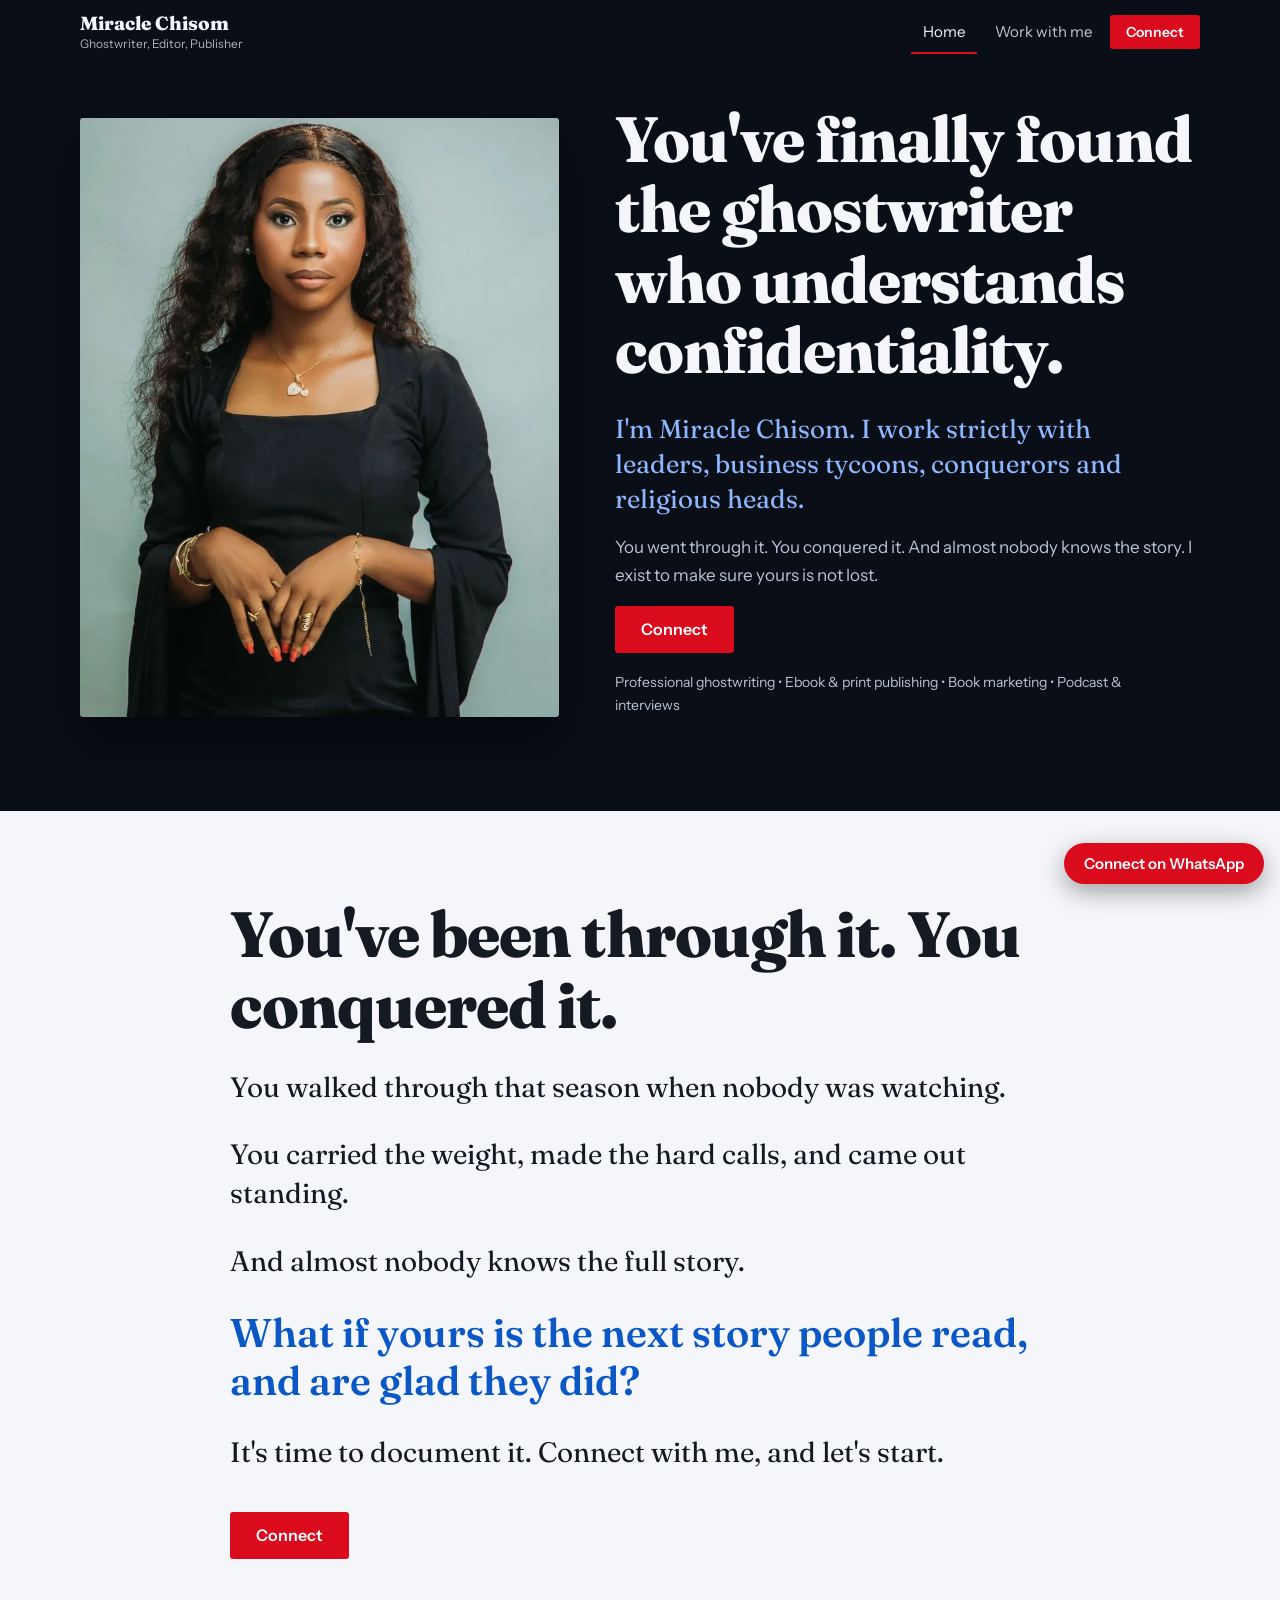
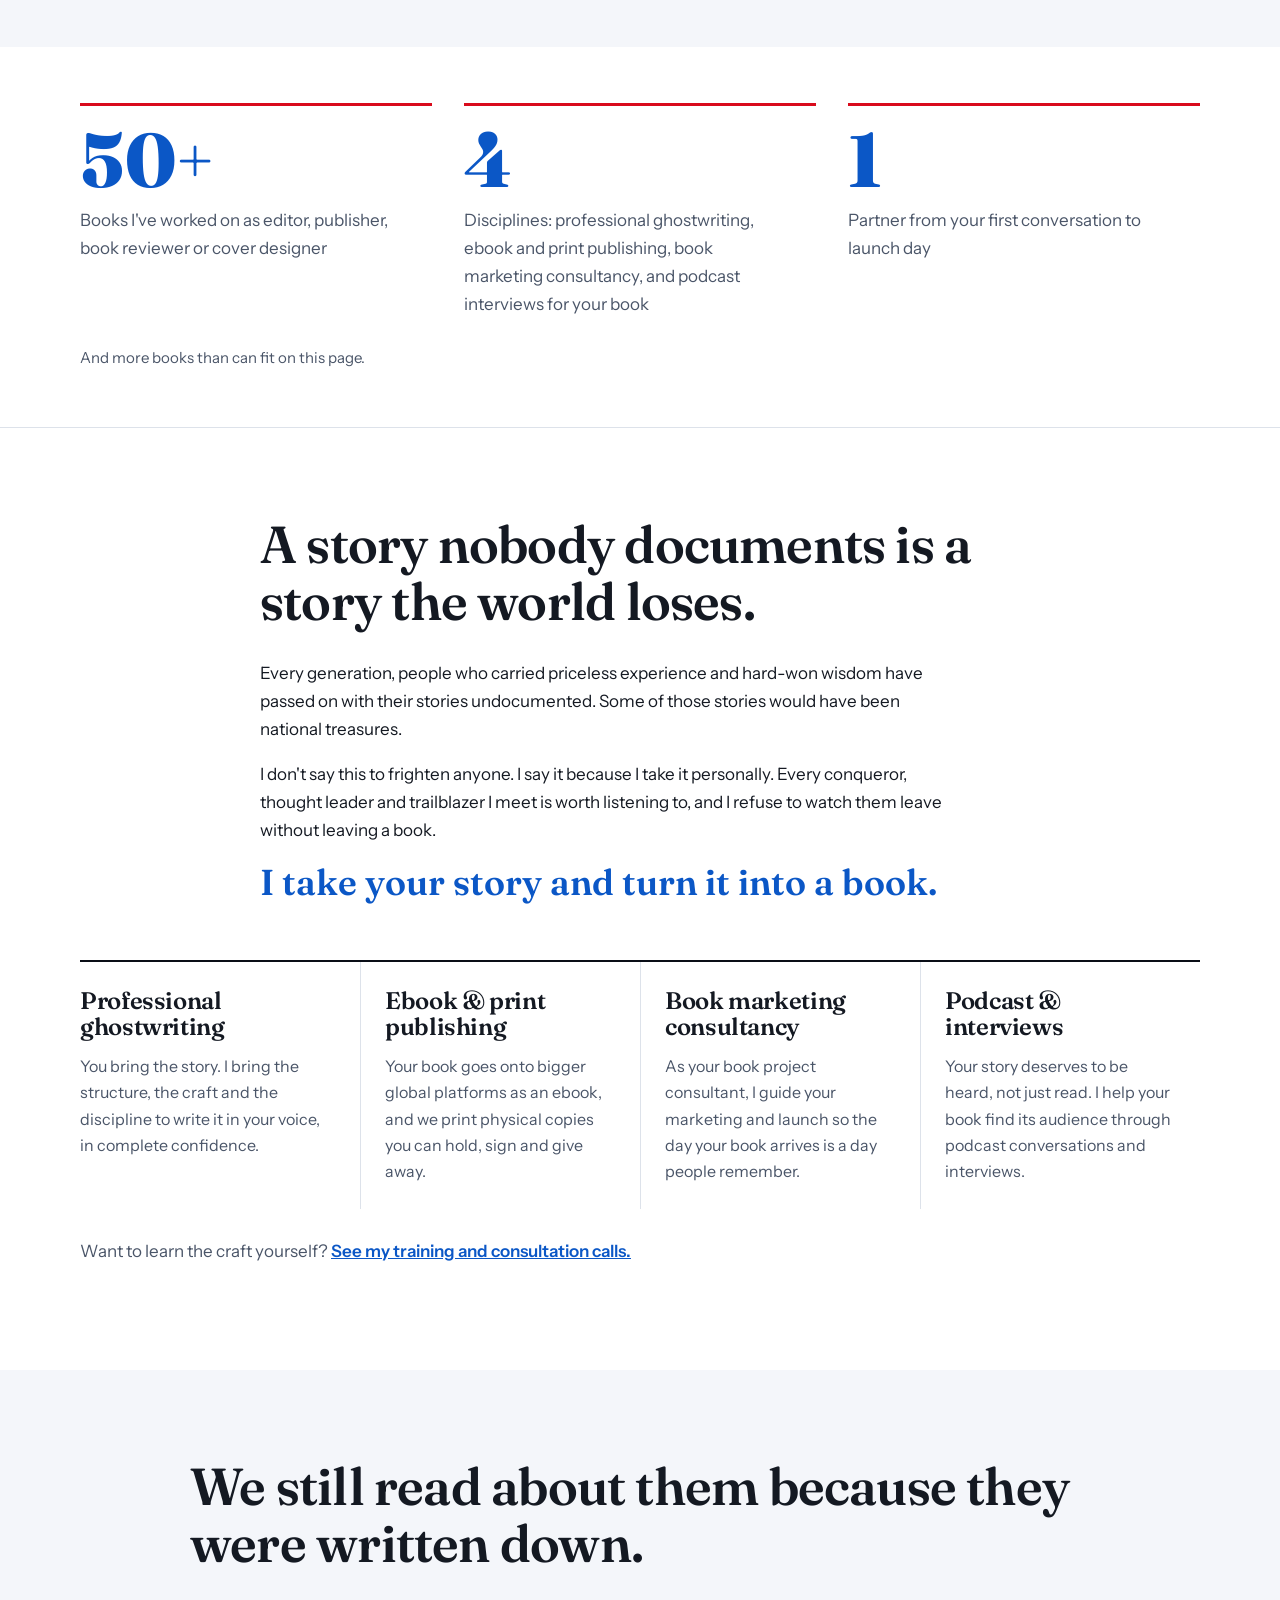
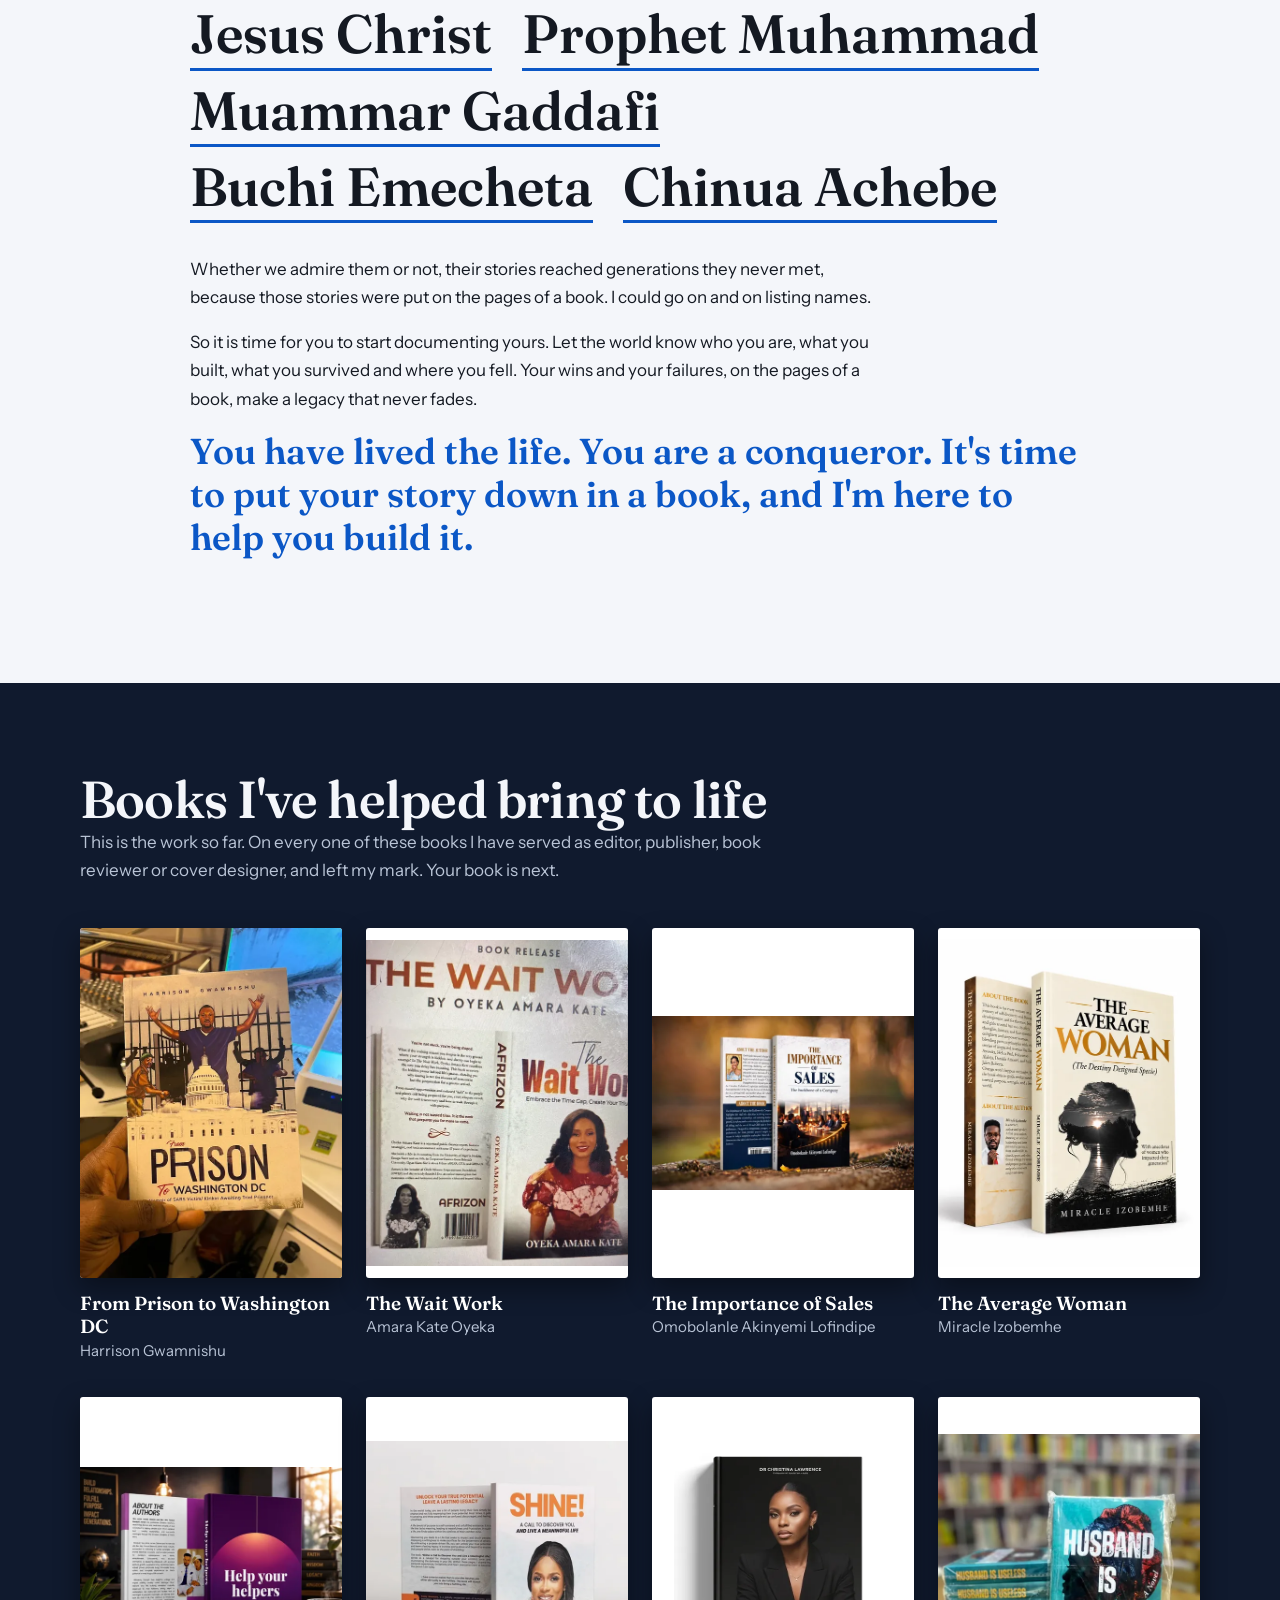
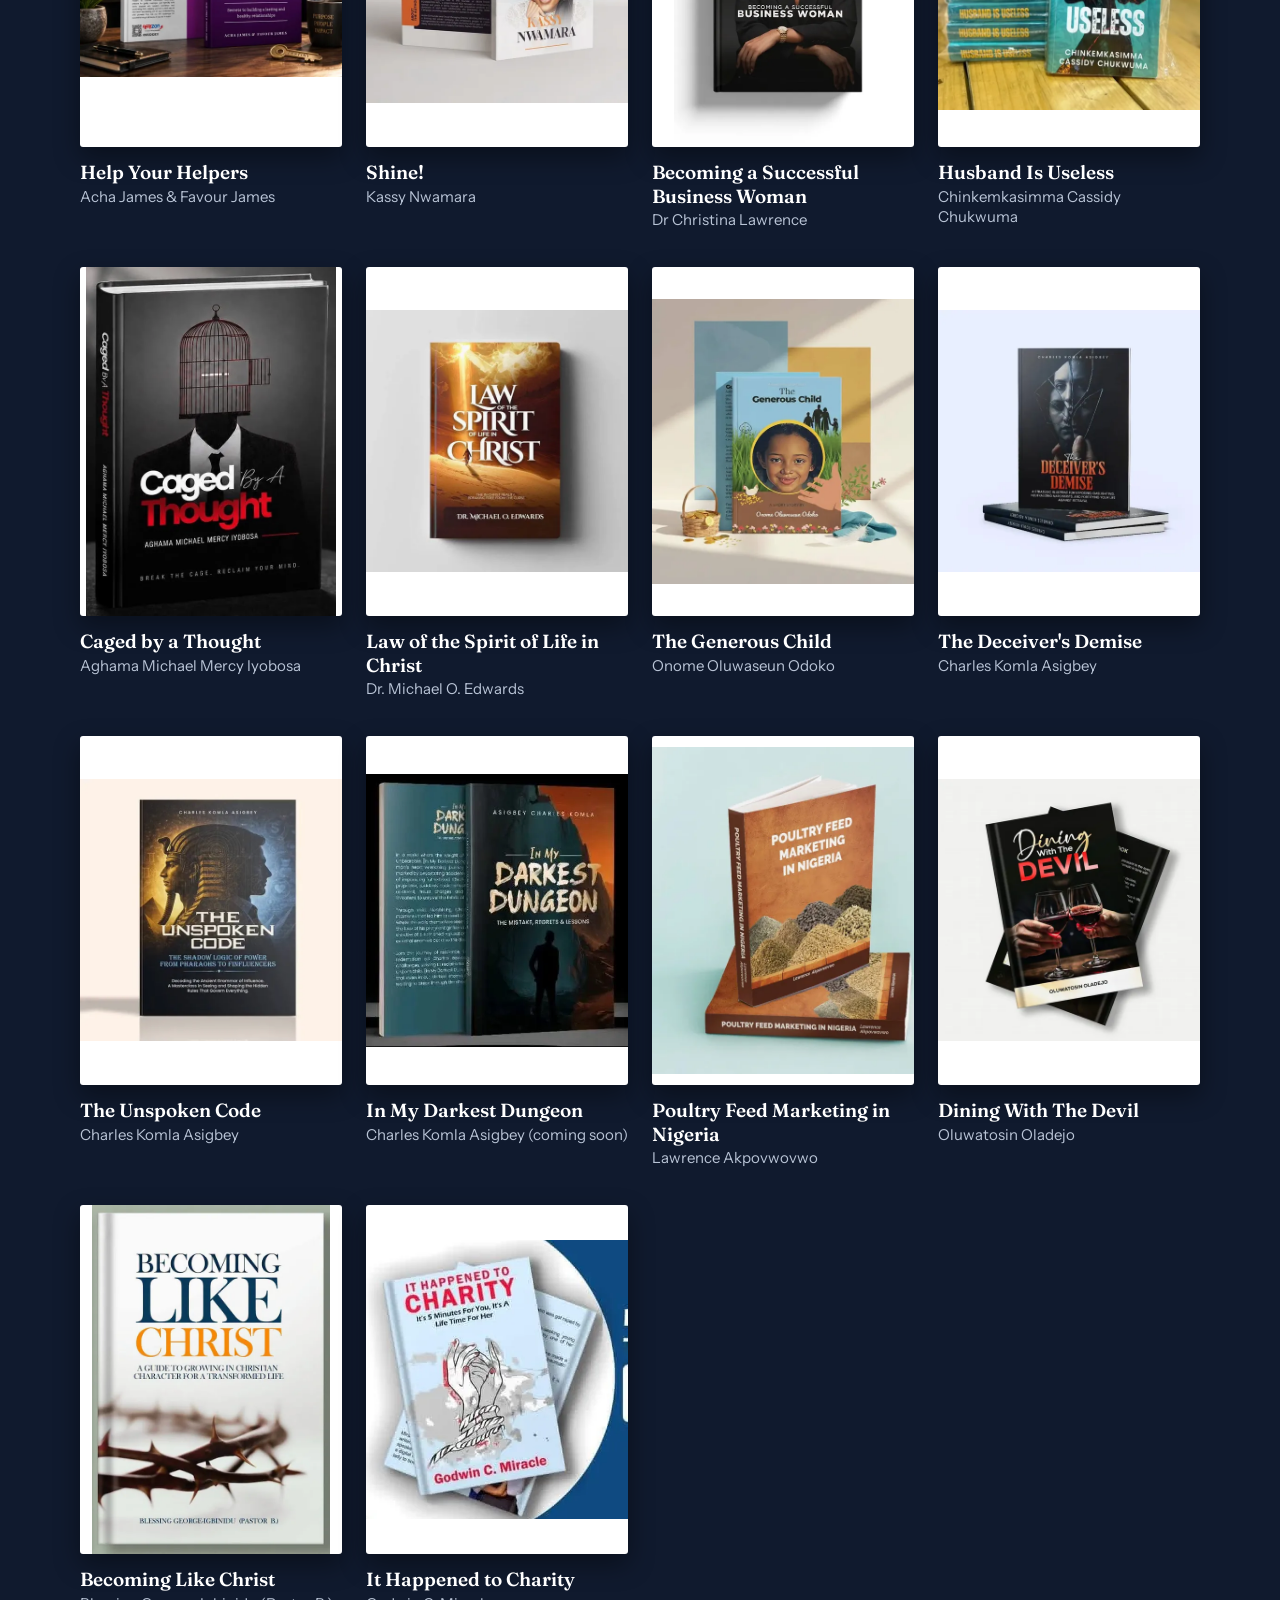
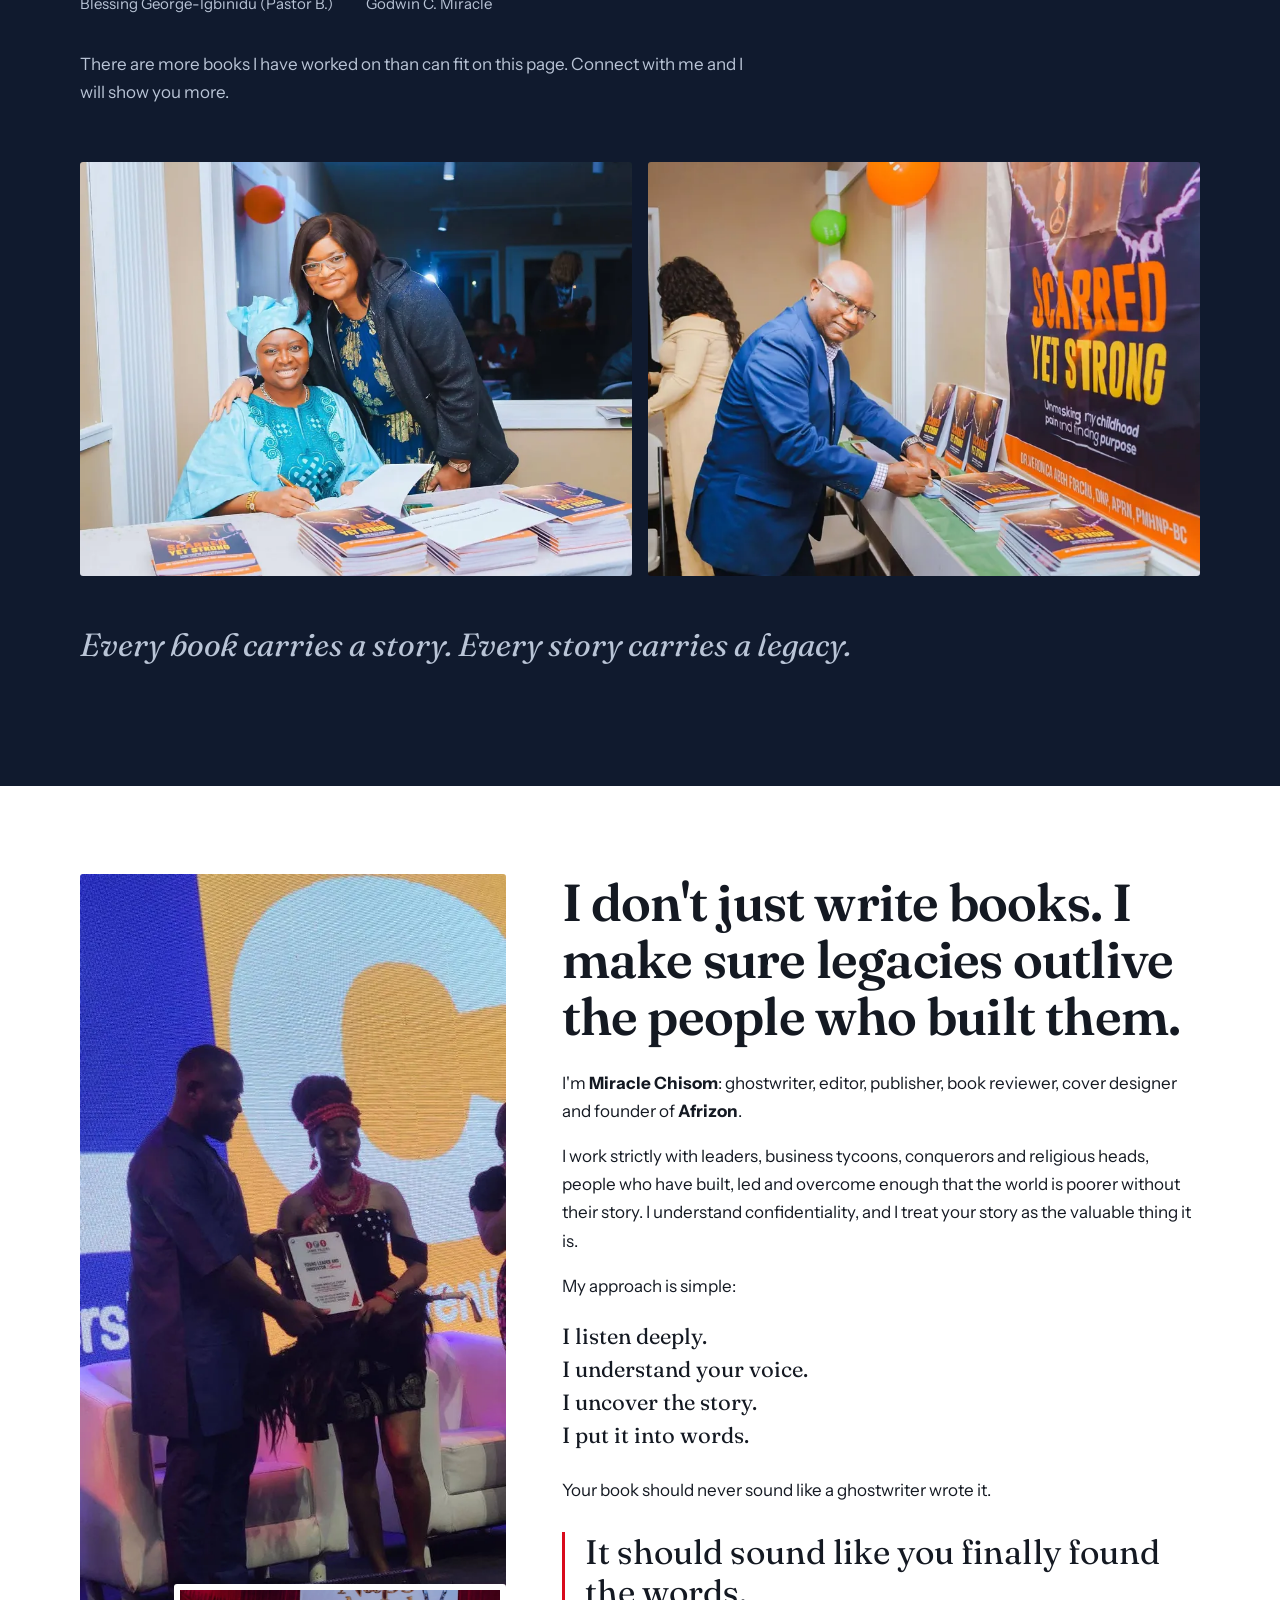
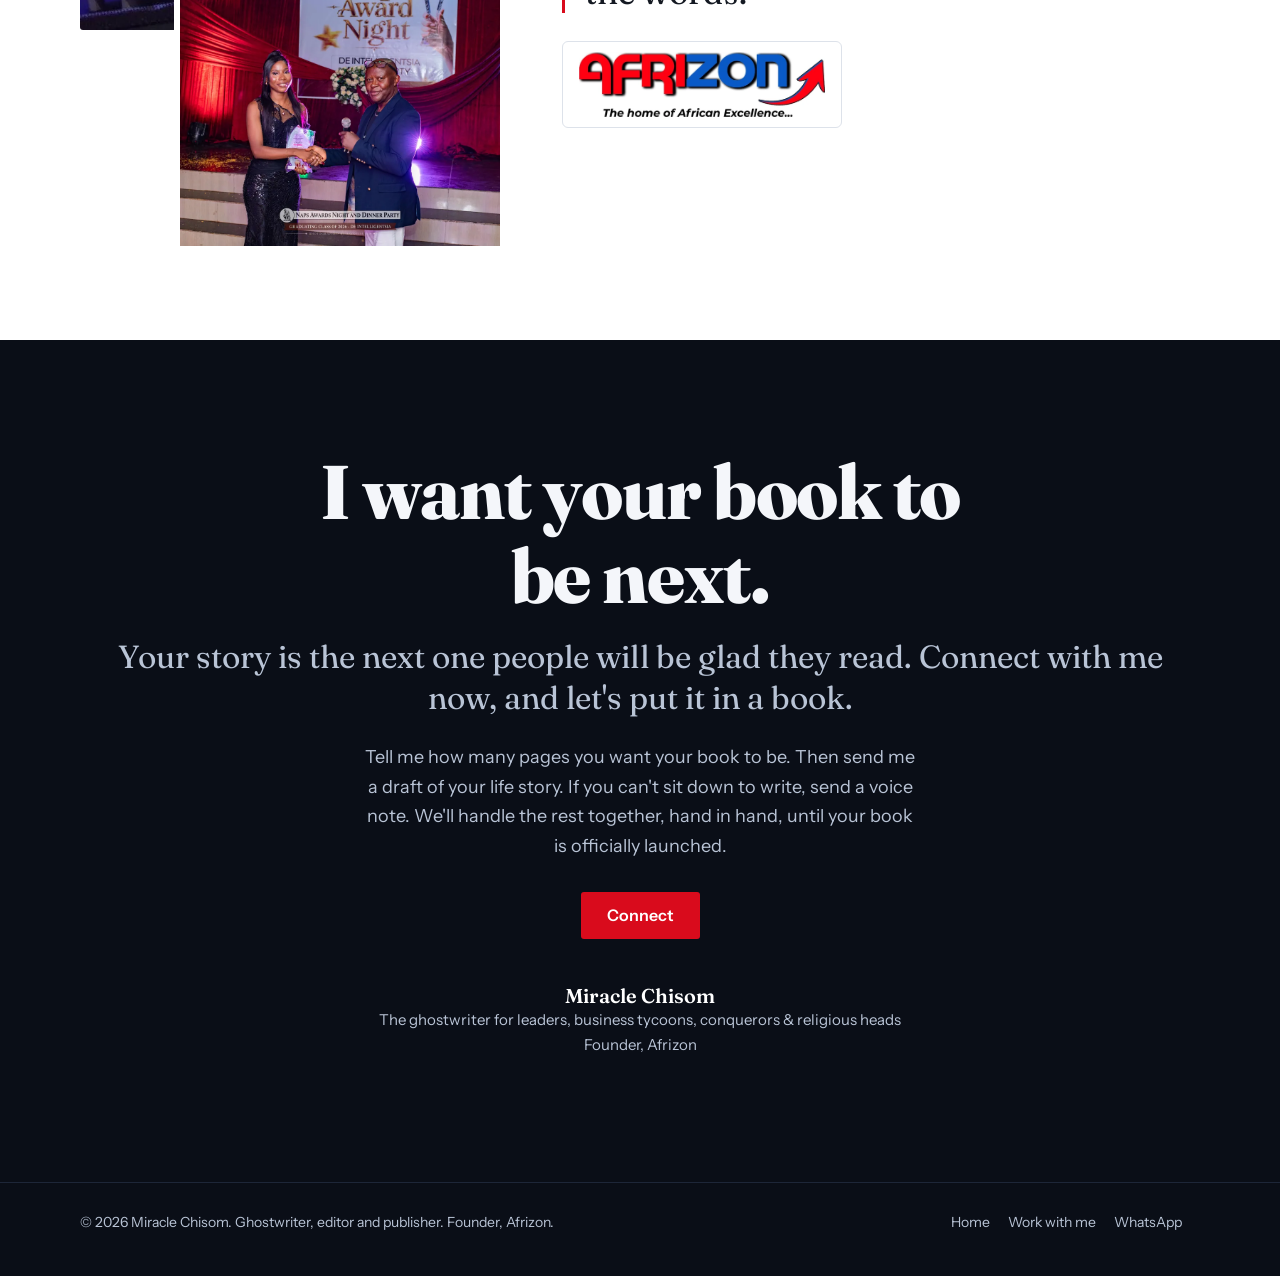
<file: index.html>
<!doctype html>
<html lang="en">
  <head>
    <meta charset="utf-8" />
    <meta name="viewport" content="width=device-width, initial-scale=1" />
    <title>Miracle Chisom | Ghostwriter &amp; Book Publisher for Leaders</title>
    <meta
      name="description"
      content="Confidential professional ghostwriting, ebook and print publishing, book marketing consultancy, and podcast interviews for leaders, business tycoons, conquerors and religious heads. By Miracle Chisom."
    />
    <meta name="robots" content="index,follow,max-image-preview:large" />
    <meta name="author" content="Miracle Chisom" />
    <meta name="theme-color" content="#0a0e17" />
    <link rel="canonical" href="https://miraclechisom.com/" />
    <link rel="icon" href="favicon.svg" type="image/svg+xml" />

    <meta property="og:type" content="website" />
    <meta property="og:site_name" content="Miracle Chisom" />
    <meta
      property="og:title"
      content="Miracle Chisom | Ghostwriter &amp; Book Publisher for Leaders"
    />
    <meta
      property="og:description"
      content="Confidential professional ghostwriting, ebook and print publishing, book marketing consultancy, and podcast interviews for leaders, business tycoons, conquerors and religious heads. By Miracle Chisom."
    />
    <meta property="og:url" content="https://miraclechisom.com/" />
    <meta
      property="og:image"
      content="https://miraclechisom.com/images/og-image.jpg"
    />
    <meta property="og:image:width" content="1200" />
    <meta property="og:image:height" content="630" />
    <meta
      property="og:image:alt"
      content="Miracle Chisom, ghostwriter, book editor and publisher"
    />
    <meta name="twitter:card" content="summary_large_image" />
    <meta
      name="twitter:title"
      content="Miracle Chisom | Ghostwriter &amp; Book Publisher for Leaders"
    />
    <meta
      name="twitter:description"
      content="Confidential professional ghostwriting, ebook and print publishing, book marketing consultancy, and podcast interviews for leaders, business tycoons, conquerors and religious heads. By Miracle Chisom."
    />
    <meta
      name="twitter:image"
      content="https://miraclechisom.com/images/og-image.jpg"
    />

    <link rel="preconnect" href="https://fonts.googleapis.com" />
    <link rel="preconnect" href="https://fonts.gstatic.com" crossorigin />
    <link
      rel="stylesheet"
      href="https://fonts.googleapis.com/css2?family=Fraunces:ital,opsz,wght@0,9..144,400;0,9..144,600;0,9..144,800;1,9..144,400&family=Instrument+Sans:wght@400;600&display=swap"
    />
    <link rel="stylesheet" href="css/styles.css" />
    <script type="application/ld+json">
      {
        "@context": "https://schema.org",
        "@graph": [
          {
            "@type": "WebSite",
            "@id": "https://miraclechisom.com/#website",
            "url": "https://miraclechisom.com/",
            "name": "Miracle Chisom",
            "publisher": {
              "@id": "https://miraclechisom.com/#miracle-chisom"
            }
          },
          {
            "@type": "Person",
            "@id": "https://miraclechisom.com/#miracle-chisom",
            "name": "Miracle Chisom",
            "jobTitle": "Ghostwriter, Book Editor and Publisher",
            "url": "https://miraclechisom.com/",
            "image": "https://miraclechisom.com/images/miracle-chisom-portrait.webp",
            "worksFor": {
              "@type": "Organization",
              "name": "Afrizon",
              "slogan": "The home of African Excellence"
            },
            "knowsAbout": [
              "Ghostwriting",
              "Ebook and print publishing",
              "Book marketing",
              "Podcast and interviews for books",
              "Book editing",
              "Book cover design"
            ]
          },
          {
            "@type": "ProfessionalService",
            "@id": "https://miraclechisom.com/#business",
            "name": "Miracle Chisom: Ghostwriting, Editing and Publishing",
            "url": "https://miraclechisom.com/",
            "image": "https://miraclechisom.com/images/og-image.jpg",
            "telephone": "+2349061327122",
            "founder": {
              "@id": "https://miraclechisom.com/#miracle-chisom"
            },
            "description": "Confidential professional ghostwriting, ebook and print publishing, book marketing consultancy, and podcast interviews for leaders, business tycoons, conquerors and religious heads.",
            "hasOfferCatalog": {
              "@type": "OfferCatalog",
              "name": "Book services",
              "itemListElement": [
                {
                  "@type": "Offer",
                  "itemOffered": {
                    "@type": "Service",
                    "name": "Professional ghostwriting"
                  }
                },
                {
                  "@type": "Offer",
                  "itemOffered": {
                    "@type": "Service",
                    "name": "Ebook and print publishing"
                  }
                },
                {
                  "@type": "Offer",
                  "itemOffered": {
                    "@type": "Service",
                    "name": "Book marketing consultancy"
                  }
                },
                {
                  "@type": "Offer",
                  "itemOffered": {
                    "@type": "Service",
                    "name": "Podcast and interviews for books"
                  }
                }
              ]
            }
          }
        ]
      }
    </script>
  </head>
  <body>
    <a class="skip-link" href="#main">Skip to content</a>
    <header class="site-header">
      <div class="container">
        <a class="brand" href="index.html"
          >Miracle Chisom<small>Ghostwriter, Editor, Publisher</small></a
        >
        <nav class="site-nav" aria-label="Main">
          <a href="index.html" data-page="home" aria-current="page">Home</a>
          <a href="work-with-me.html" data-page="work">Work with me</a>
          <a
            class="btn btn--small"
            href="https://wa.me/2349061327122?text=Hello%20Miracle%2C%20I%27d%20like%20to%20connect%20about%20my%20book%20project."
            target="_blank"
            rel="noopener"
            >Connect</a
          >
        </nav>
      </div>
    </header>
    <main id="main">
      <section class="hero" aria-labelledby="hero-title">
        <div class="container">
          <div class="hero__portrait">
            <img
              src="images/miracle-chisom-portrait.webp"
              alt="Miracle Chisom, ghostwriter, book editor and publisher"
              width="900"
              height="903"
              fetchpriority="high"
            />
          </div>
          <div>
            <h1 id="hero-title">
              You've finally found the ghostwriter who understands
              confidentiality.
            </h1>
            <p class="hero__lead">
              I'm Miracle Chisom. I work strictly with leaders, business
              tycoons, conquerors and religious heads.
            </p>
            <p>
              You went through it. You conquered it. And almost nobody knows the
              story. I exist to make sure yours is not lost.
            </p>
            <a
              class="btn"
              href="https://wa.me/2349061327122?text=Hello%20Miracle%2C%20I%27d%20like%20to%20connect%20about%20my%20book%20project."
              target="_blank"
              rel="noopener"
              >Connect</a
            >
            <p class="hero__tags">
              Professional ghostwriting &bull; Ebook &amp; print publishing
              &bull; Book marketing &bull; Podcast &amp; interviews
            </p>
          </div>
        </div>
      </section>

      <section
        class="section section--paper mirror"
        aria-labelledby="mirror-title"
      >
        <div class="container">
          <h2 id="mirror-title">You've been through it. You conquered it.</h2>
          <p>You walked through that season when nobody was watching.</p>
          <p>
            You carried the weight, made the hard calls, and came out standing.
          </p>
          <p>And almost nobody knows the full story.</p>
          <p class="mirror__question">
            What if yours is the next story people read, and are glad they did?
          </p>
          <p>It's time to document it. Connect with me, and let's start.</p>
          <a
            class="btn"
            href="https://wa.me/2349061327122?text=Hello%20Miracle%2C%20I%27d%20like%20to%20connect%20about%20my%20book%20project."
            target="_blank"
            rel="noopener"
            >Connect</a
          >
        </div>
      </section>

      <section class="stats" aria-label="At a glance">
        <div class="container">
          <ul class="stats__list">
            <li>
              <span class="stats__number">50+</span
              ><span class="stats__label"
                >Books I've worked on as editor, publisher, book reviewer or
                cover designer</span
              >
            </li>
            <li>
              <span class="stats__number">4</span
              ><span class="stats__label"
                >Disciplines: professional ghostwriting, ebook and print
                publishing, book marketing consultancy, and podcast interviews
                for your book</span
              >
            </li>
            <li>
              <span class="stats__number">1</span
              ><span class="stats__label"
                >Partner from your first conversation to launch day</span
              >
            </li>
          </ul>
          <p class="stats__note">And more books than can fit on this page.</p>
        </div>
      </section>

      <section class="section" aria-labelledby="story-title">
        <div class="container story">
          <h2 id="story-title">
            A story nobody documents is a story the world loses.
          </h2>
          <p>
            Every generation, people who carried priceless experience and
            hard-won wisdom have passed on with their stories undocumented. Some
            of those stories would have been national treasures.
          </p>
          <p>
            I don't say this to frighten anyone. I say it because I take it
            personally. Every conqueror, thought leader and trailblazer I meet
            is worth listening to, and I refuse to watch them leave without
            leaving a book.
          </p>
          <p class="accent-line">I take your story and turn it into a book.</p>
        </div>
        <div class="container">
          <ul class="columns">
            <li>
              <h3>Professional ghostwriting</h3>
              <p>
                You bring the story. I bring the structure, the craft and the
                discipline to write it in your voice, in complete confidence.
              </p>
            </li>
            <li>
              <h3>Ebook &amp; print publishing</h3>
              <p>
                Your book goes onto bigger global platforms as an ebook, and we
                print physical copies you can hold, sign and give away.
              </p>
            </li>
            <li>
              <h3>Book marketing consultancy</h3>
              <p>
                As your book project consultant, I guide your marketing and
                launch so the day your book arrives is a day people remember.
              </p>
            </li>
            <li>
              <h3>Podcast &amp; interviews</h3>
              <p>
                Your story deserves to be heard, not just read. I help your book
                find its audience through podcast conversations and interviews.
              </p>
            </li>
          </ul>
          <p class="learn-link">
            Want to learn the craft yourself?
            <a href="work-with-me.html#learn"
              >See my training and consultation calls.</a
            >
          </p>
        </div>
      </section>

      <section
        class="section section--paper legacy"
        aria-labelledby="legacy-title"
      >
        <div class="container">
          <h2 id="legacy-title">
            We still read about them because they were written down.
          </h2>
          <ul class="names">
            <li>Jesus Christ</li>
            <li>Prophet Muhammad</li>
            <li>Muammar Gaddafi</li>
            <li>Buchi Emecheta</li>
            <li>Chinua Achebe</li>
          </ul>
          <p>
            Whether we admire them or not, their stories reached generations
            they never met, because those stories were put on the pages of a
            book. I could go on and on listing names.
          </p>
          <p>
            So it is time for you to start documenting yours. Let the world know
            who you are, what you built, what you survived and where you fell.
            Your wins and your failures, on the pages of a book, make a legacy
            that never fades.
          </p>
          <p class="accent-line">
            You have lived the life. You are a conqueror. It's time to put your
            story down in a book, and I'm here to help you build it.
          </p>
        </div>
      </section>

      <section
        class="section section--dark"
        id="portfolio"
        aria-labelledby="portfolio-title"
      >
        <div class="container">
          <h2 id="portfolio-title">Books I've helped bring to life</h2>
          <p>
            This is the work so far. On every one of these books I have served
            as editor, publisher, book reviewer or cover designer, and left my
            mark. Your book is next.
          </p>
          <ul class="books">
            <li class="book">
              <figure>
                <div class="book__cover">
                  <img
                    src="images/books/prison.webp"
                    alt='Cover of "From Prison to Washington DC" by Harrison Gwamnishu'
                    width="560"
                    height="747"
                    loading="lazy"
                  />
                </div>
                <figcaption>
                  <strong>From Prison to Washington DC</strong>Harrison
                  Gwamnishu
                </figcaption>
              </figure>
            </li>
            <li class="book">
              <figure>
                <div class="book__cover">
                  <img
                    src="images/books/the-wait-work.webp"
                    alt='Cover of "The Wait Work" by Amara Kate Oyeka'
                    width="560"
                    height="695"
                    loading="lazy"
                  />
                </div>
                <figcaption>
                  <strong>The Wait Work</strong>Amara Kate Oyeka
                </figcaption>
              </figure>
            </li>
            <li class="book">
              <figure>
                <div class="book__cover">
                  <img
                    src="images/books/importance-of-sales.webp"
                    alt='Cover of "The Importance of Sales" by Omobolanle Akinyemi Lofindipe'
                    width="560"
                    height="373"
                    loading="lazy"
                  />
                </div>
                <figcaption>
                  <strong>The Importance of Sales</strong>Omobolanle Akinyemi
                  Lofindipe
                </figcaption>
              </figure>
            </li>
            <li class="book">
              <figure>
                <div class="book__cover">
                  <img
                    src="images/books/the-average-woman.webp"
                    alt='Cover of "The Average Woman" by Miracle Izobemhe'
                    width="560"
                    height="701"
                    loading="lazy"
                  />
                </div>
                <figcaption>
                  <strong>The Average Woman</strong>Miracle Izobemhe
                </figcaption>
              </figure>
            </li>
            <li class="book">
              <figure>
                <div class="book__cover">
                  <img
                    src="images/books/help-your-helpers.webp"
                    alt='Cover of "Help Your Helpers" by Acha James &amp; Favour James'
                    width="560"
                    height="448"
                    loading="lazy"
                  />
                </div>
                <figcaption>
                  <strong>Help Your Helpers</strong>Acha James &amp; Favour
                  James
                </figcaption>
              </figure>
            </li>
            <li class="book">
              <figure>
                <div class="book__cover">
                  <img
                    src="images/books/shine.webp"
                    alt='Cover of "Shine!" by Kassy Nwamara'
                    width="560"
                    height="560"
                    loading="lazy"
                  />
                </div>
                <figcaption><strong>Shine!</strong>Kassy Nwamara</figcaption>
              </figure>
            </li>
            <li class="book">
              <figure>
                <div class="book__cover">
                  <img
                    src="images/books/becoming-a-successful-business-woman.webp"
                    alt='Cover of "Becoming a Successful Business Woman" by Dr Christina Lawrence'
                    width="560"
                    height="897"
                    loading="lazy"
                  />
                </div>
                <figcaption>
                  <strong>Becoming a Successful Business Woman</strong>Dr
                  Christina Lawrence
                </figcaption>
              </figure>
            </li>
            <li class="book">
              <figure>
                <div class="book__cover">
                  <img
                    src="images/books/husband-is-useless.webp"
                    alt='Cover of "Husband Is Useless" by Chinkemkasimma Cassidy Chukwuma'
                    width="560"
                    height="590"
                    loading="lazy"
                  />
                </div>
                <figcaption>
                  <strong>Husband Is Useless</strong>Chinkemkasimma Cassidy
                  Chukwuma
                </figcaption>
              </figure>
            </li>
            <li class="book">
              <figure>
                <div class="book__cover">
                  <img
                    src="images/books/caged-by-a-thought.webp"
                    alt='Cover of "Caged by a Thought" by Aghama Michael Mercy Iyobosa'
                    width="560"
                    height="780"
                    loading="lazy"
                  />
                </div>
                <figcaption>
                  <strong>Caged by a Thought</strong>Aghama Michael Mercy
                  Iyobosa
                </figcaption>
              </figure>
            </li>
            <li class="book">
              <figure>
                <div class="book__cover">
                  <img
                    src="images/books/law-of-the-spirit.webp"
                    alt='Cover of "Law of the Spirit of Life in Christ" by Dr. Michael O. Edwards'
                    width="560"
                    height="560"
                    loading="lazy"
                  />
                </div>
                <figcaption>
                  <strong>Law of the Spirit of Life in Christ</strong>Dr.
                  Michael O. Edwards
                </figcaption>
              </figure>
            </li>
            <li class="book">
              <figure>
                <div class="book__cover">
                  <img
                    src="images/books/the-generous-child.webp"
                    alt='Cover of "The Generous Child" by Onome Oluwaseun Odoko'
                    width="560"
                    height="609"
                    loading="lazy"
                  />
                </div>
                <figcaption>
                  <strong>The Generous Child</strong>Onome Oluwaseun Odoko
                </figcaption>
              </figure>
            </li>
            <li class="book">
              <figure>
                <div class="book__cover">
                  <img
                    src="images/books/the-deceivers-demise.webp"
                    alt='Cover of "The Deceiver&#x27;s Demise" by Charles Komla Asigbey'
                    width="560"
                    height="560"
                    loading="lazy"
                  />
                </div>
                <figcaption>
                  <strong>The Deceiver&#x27;s Demise</strong>Charles Komla
                  Asigbey
                </figcaption>
              </figure>
            </li>
            <li class="book">
              <figure>
                <div class="book__cover">
                  <img
                    src="images/books/the-unspoken-code.webp"
                    alt='Cover of "The Unspoken Code" by Charles Komla Asigbey'
                    width="560"
                    height="560"
                    loading="lazy"
                  />
                </div>
                <figcaption>
                  <strong>The Unspoken Code</strong>Charles Komla Asigbey
                </figcaption>
              </figure>
            </li>
            <li class="book">
              <figure>
                <div class="book__cover">
                  <img
                    src="images/books/in-my-darkest-dungeon.webp"
                    alt='Cover of "In My Darkest Dungeon" by Charles Komla Asigbey'
                    width="461"
                    height="480"
                    loading="lazy"
                  />
                </div>
                <figcaption>
                  <strong>In My Darkest Dungeon</strong>Charles Komla Asigbey
                  (coming soon)
                </figcaption>
              </figure>
            </li>
            <li class="book">
              <figure>
                <div class="book__cover">
                  <img
                    src="images/books/poultry-feed-marketing.webp"
                    alt='Cover of "Poultry Feed Marketing in Nigeria" by Lawrence Akpovwovwo'
                    width="560"
                    height="700"
                    loading="lazy"
                  />
                </div>
                <figcaption>
                  <strong>Poultry Feed Marketing in Nigeria</strong>Lawrence
                  Akpovwovwo
                </figcaption>
              </figure>
            </li>
            <li class="book">
              <figure>
                <div class="book__cover">
                  <img
                    src="images/books/dining-with-the-devil.webp"
                    alt='Cover of "Dining With The Devil" by Oluwatosin Oladejo'
                    width="560"
                    height="560"
                    loading="lazy"
                  />
                </div>
                <figcaption>
                  <strong>Dining With The Devil</strong>Oluwatosin Oladejo
                </figcaption>
              </figure>
            </li>
            <li class="book">
              <figure>
                <div class="book__cover">
                  <img
                    src="images/books/becoming-like-christ.webp"
                    alt='Cover of "Becoming Like Christ" by Blessing George-Igbinidu (Pastor B.)'
                    width="560"
                    height="822"
                    loading="lazy"
                  />
                </div>
                <figcaption>
                  <strong>Becoming Like Christ</strong>Blessing George-Igbinidu
                  (Pastor B.)
                </figcaption>
              </figure>
            </li>
            <li class="book">
              <figure>
                <div class="book__cover">
                  <img
                    src="images/books/it-happened-to-charity.webp"
                    alt='Cover of "It Happened to Charity" by Godwin C. Miracle'
                    width="396"
                    height="421"
                    loading="lazy"
                  />
                </div>
                <figcaption>
                  <strong>It Happened to Charity</strong>Godwin C. Miracle
                </figcaption>
              </figure>
            </li>
          </ul>
          <p style="margin-top: 36px">
            There are more books I have worked on than can fit on this page.
            Connect with me and I will show you more.
          </p>
          <div class="launch">
            <img
              src="images/book-launch-signing.webp"
              alt="An author signing copies of Scarred Yet Strong at a book launch"
              width="900"
              height="720"
              loading="lazy"
            />
            <img
              src="images/book-launch-table.webp"
              alt="A launch table stacked with copies of Scarred Yet Strong"
              width="900"
              height="600"
              loading="lazy"
            />
          </div>
          <p class="portfolio__closing">
            Every book carries a story. Every story carries a legacy.
          </p>
        </div>
      </section>

      <section class="section about" aria-labelledby="about-title">
        <div class="container">
          <div class="about__photos">
            <img
              src="images/miracle-chisom-young-leader-award.webp"
              alt="Miracle Chisom receiving the Young Leader and Innovator Award on stage"
              width="640"
              height="1138"
              loading="lazy"
            />
            <img
              src="images/miracle-chisom-naps-award.webp"
              alt="Miracle Chisom receiving an Award of Recognition at the Naps Awards Night"
              width="900"
              height="720"
              loading="lazy"
            />
          </div>
          <div>
            <h2 id="about-title">
              I don't just write books. I make sure legacies outlive the people
              who built them.
            </h2>
            <p>
              I'm <strong>Miracle Chisom</strong>: ghostwriter, editor,
              publisher, book reviewer, cover designer and founder of
              <strong>Afrizon</strong>.
            </p>
            <p>
              I work strictly with leaders, business tycoons, conquerors and
              religious heads, people who have built, led and overcome enough
              that the world is poorer without their story. I understand
              confidentiality, and I treat your story as the valuable thing it
              is.
            </p>
            <p>My approach is simple:</p>
            <ul class="approach">
              <li>I listen deeply.</li>
              <li>I understand your voice.</li>
              <li>I uncover the story.</li>
              <li>I put it into words.</li>
            </ul>
            <p>Your book should never sound like a ghostwriter wrote it.</p>
            <p class="pull-quote">
              It should sound like you finally found the words.
            </p>
            <img
              class="about__logo"
              src="images/afrizon-logo.webp"
              alt="Afrizon: the home of African Excellence"
              width="600"
              height="157"
              loading="lazy"
            />
          </div>
        </div>
      </section>

      <section class="cta" aria-labelledby="cta-title">
        <div class="container">
          <h2 id="cta-title">I want your book to be next.</h2>
          <p class="cta__sub">
            Your story is the next one people will be glad they read. Connect
            with me now, and let's put it in a book.
          </p>
          <p class="cta__how">
            Tell me how many pages you want your book to be. Then send me a
            draft of your life story. If you can't sit down to write, send a
            voice note. We'll handle the rest together, hand in hand, until your
            book is officially launched.
          </p>
          <a
            class="btn"
            href="https://wa.me/2349061327122?text=Hello%20Miracle%2C%20I%27d%20like%20to%20connect%20about%20my%20book%20project."
            target="_blank"
            rel="noopener"
            >Connect</a
          >
          <p class="signature">
            <strong>Miracle Chisom</strong>The ghostwriter for leaders, business
            tycoons, conquerors &amp; religious heads<br />Founder, Afrizon
          </p>
        </div>
      </section>
    </main>
    <footer class="site-footer">
      <div class="container">
        <p>
          &copy;
          <script>
            // write year
            var year = new Date().getFullYear();
            document.write(year);
          </script>
          Miracle Chisom. Ghostwriter, editor and publisher. Founder, Afrizon.
        </p>
        <p>
          <a href="index.html">Home</a
          ><a href="work-with-me.html">Work with me</a
          ><a
            href="https://wa.me/2349061327122?text=Hello%20Miracle%2C%20I%27d%20like%20to%20connect%20about%20my%20book%20project."
            target="_blank"
            rel="noopener"
            >WhatsApp</a
          >
        </p>
      </div>
    </footer>
    <a
      class="float-connect"
      href="https://wa.me/2349061327122?text=Hello%20Miracle%2C%20I%27d%20like%20to%20connect%20about%20my%20book%20project."
      target="_blank"
      rel="noopener"
      >Connect on WhatsApp</a
    >
  </body>
</html>
</file>
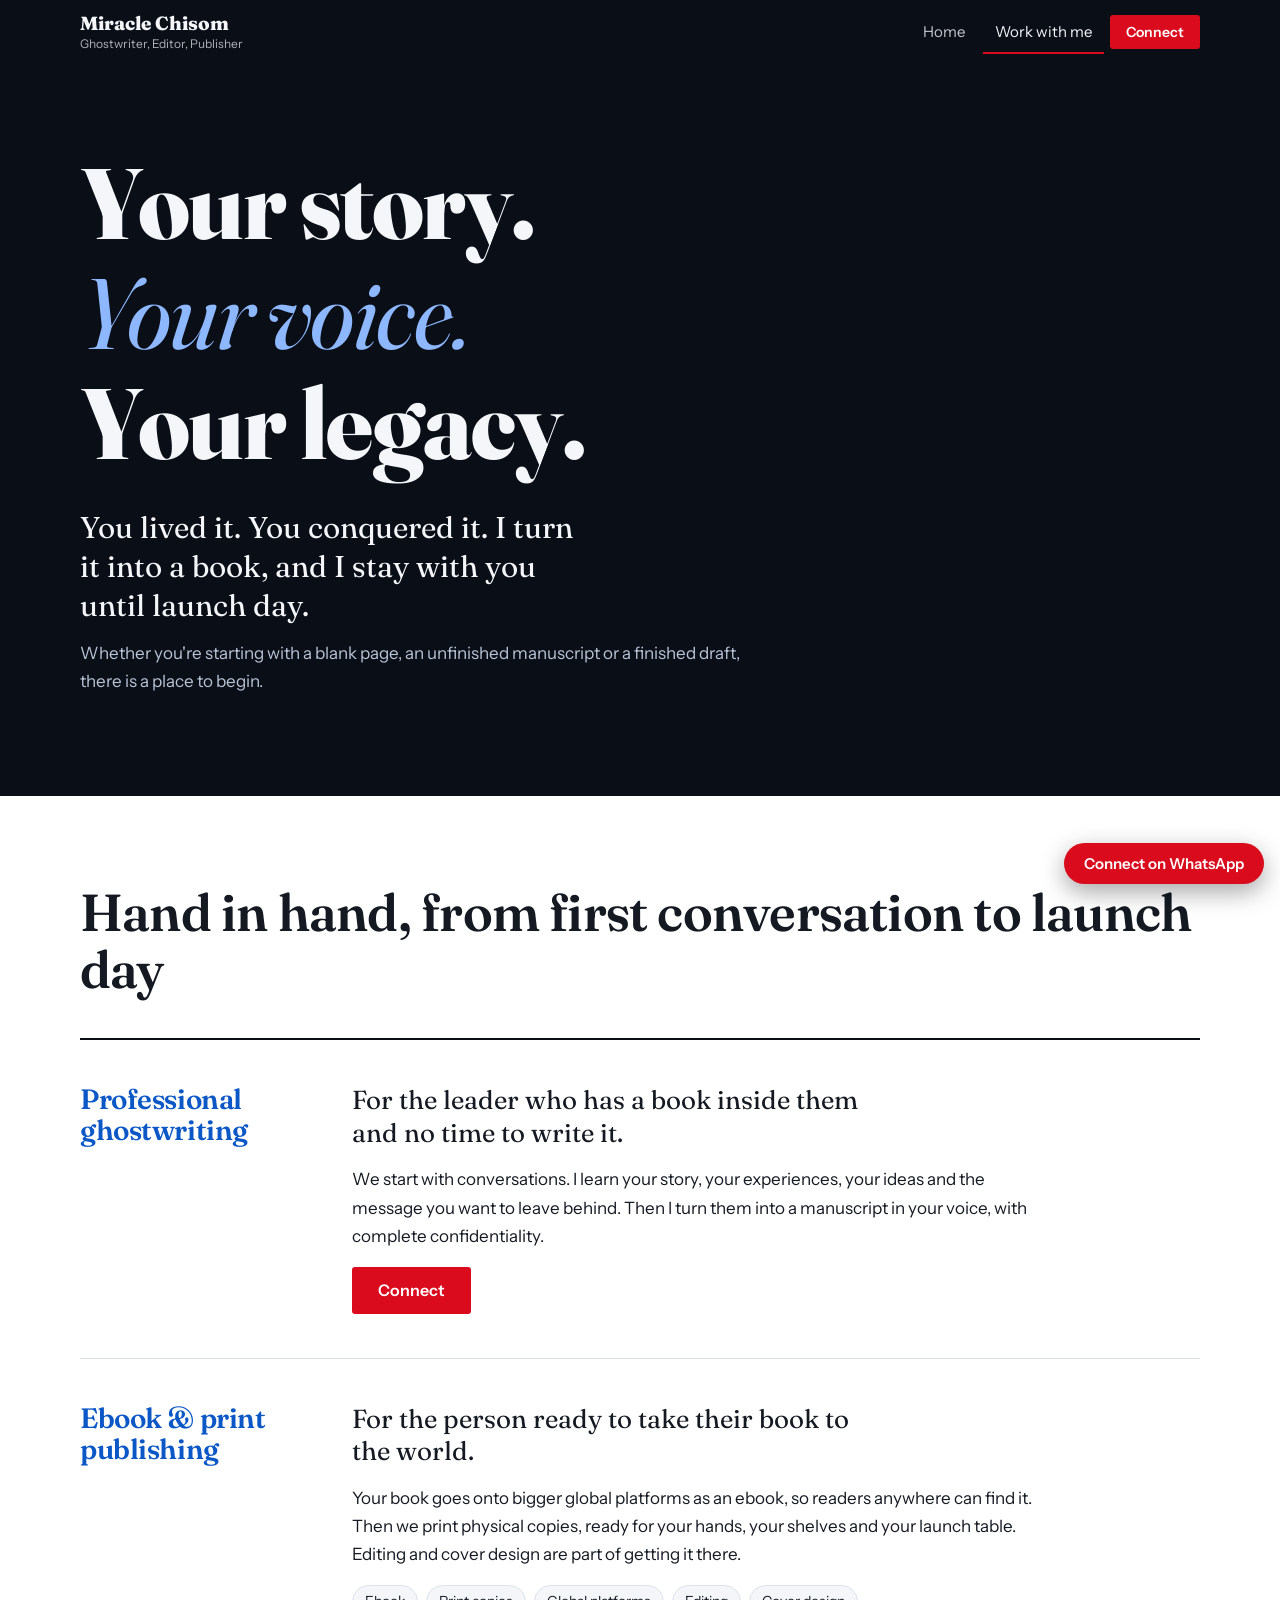
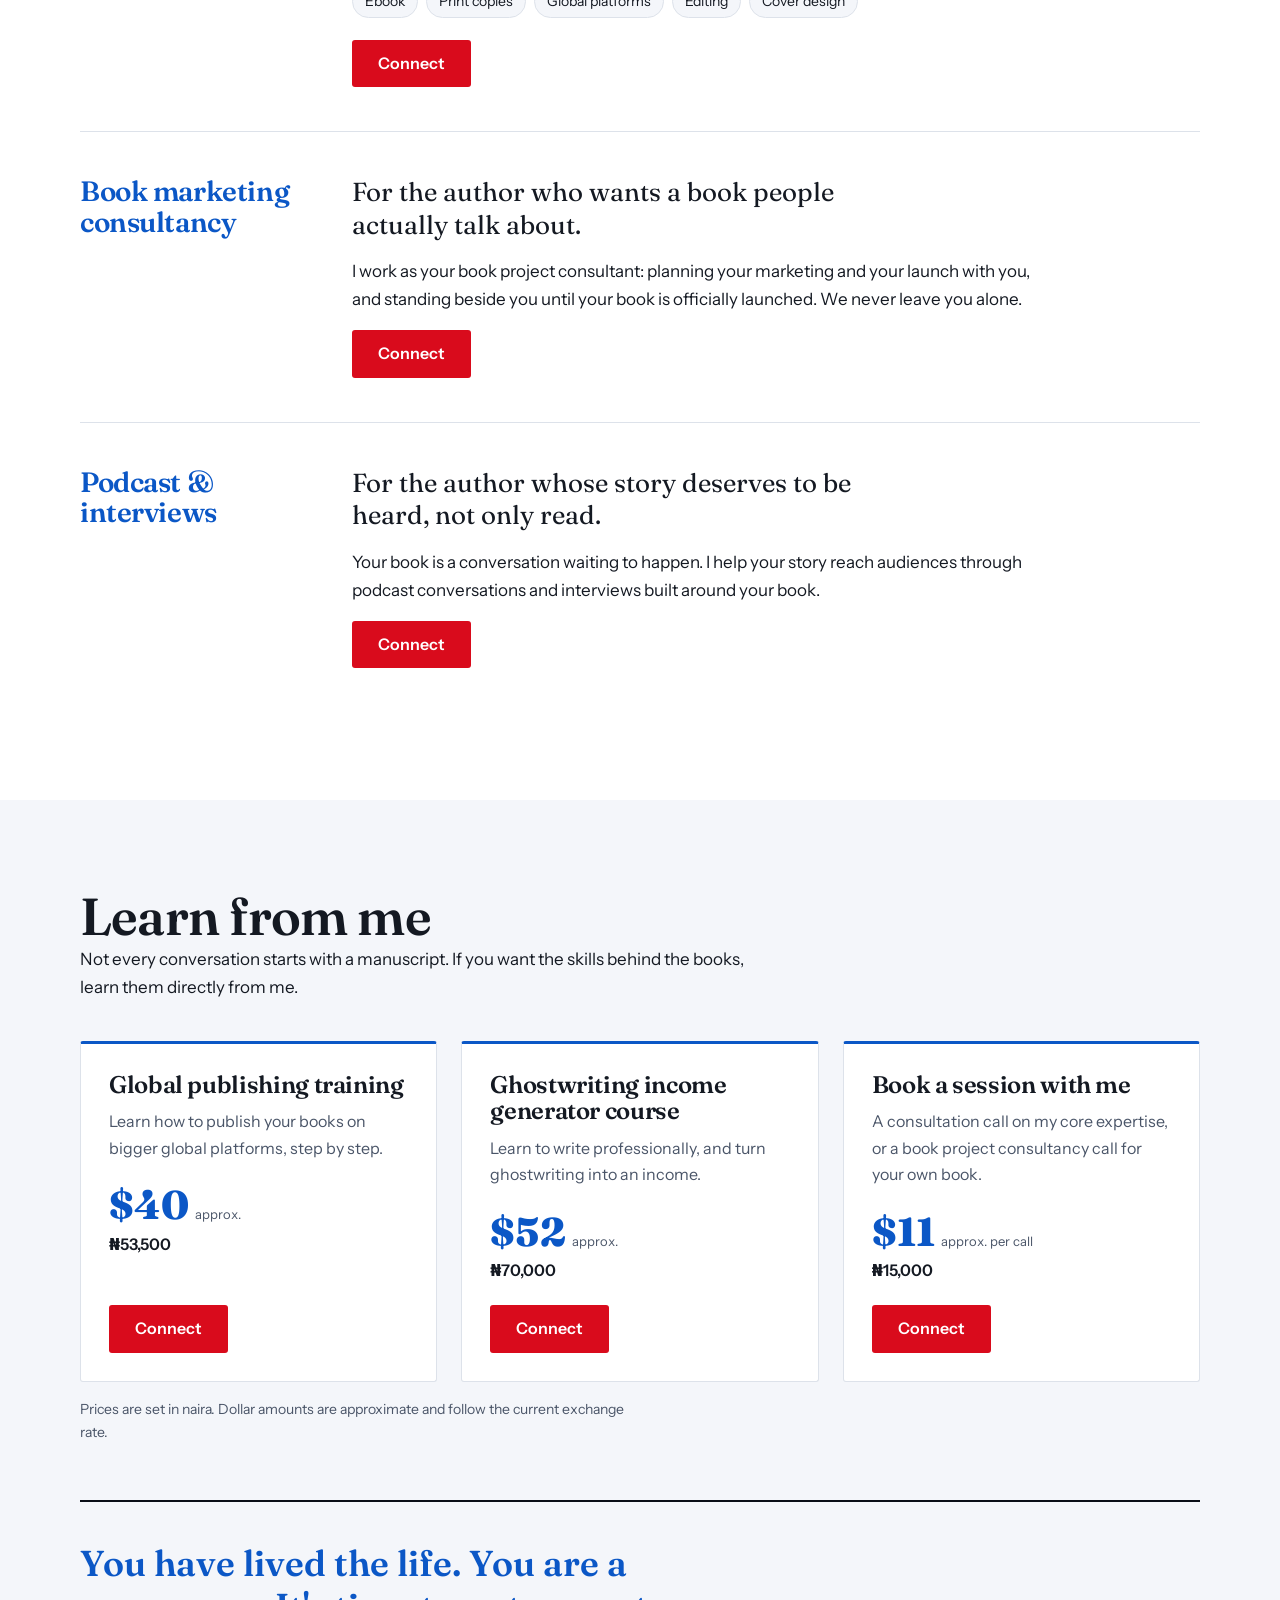
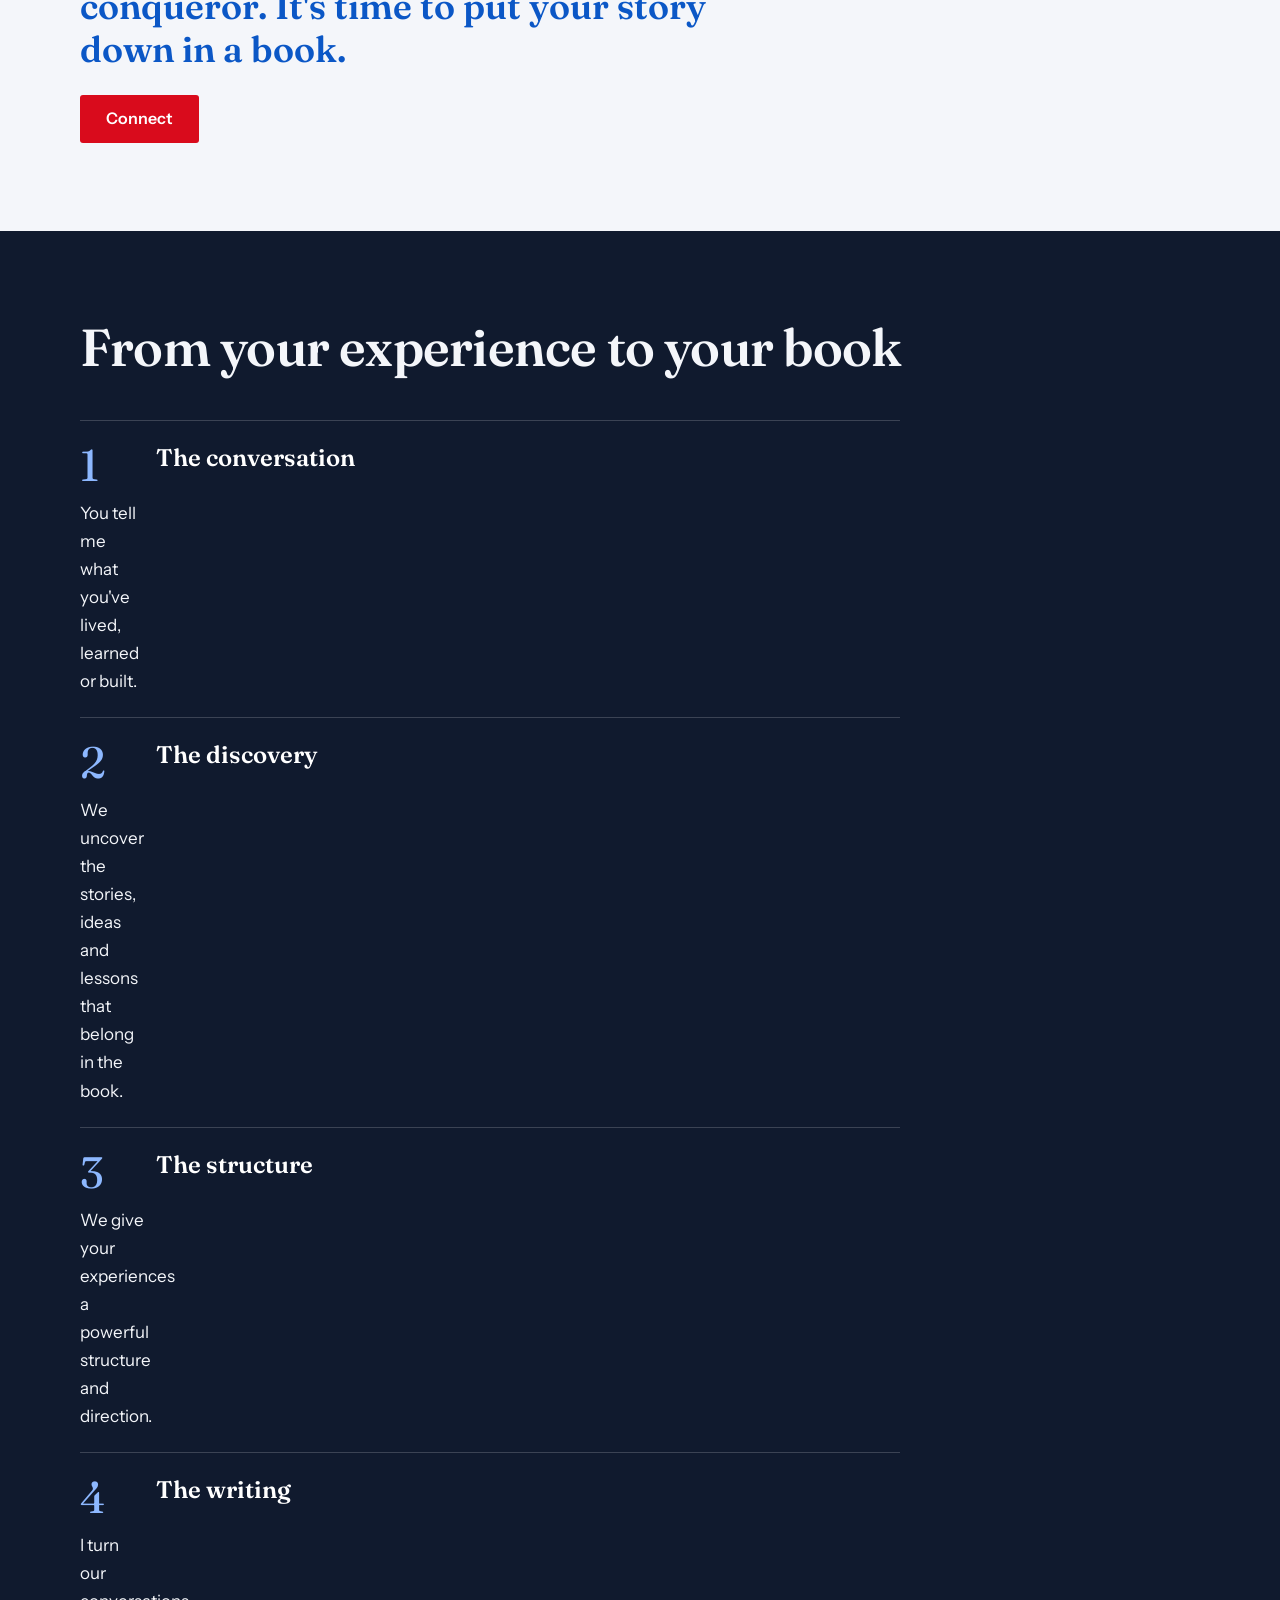
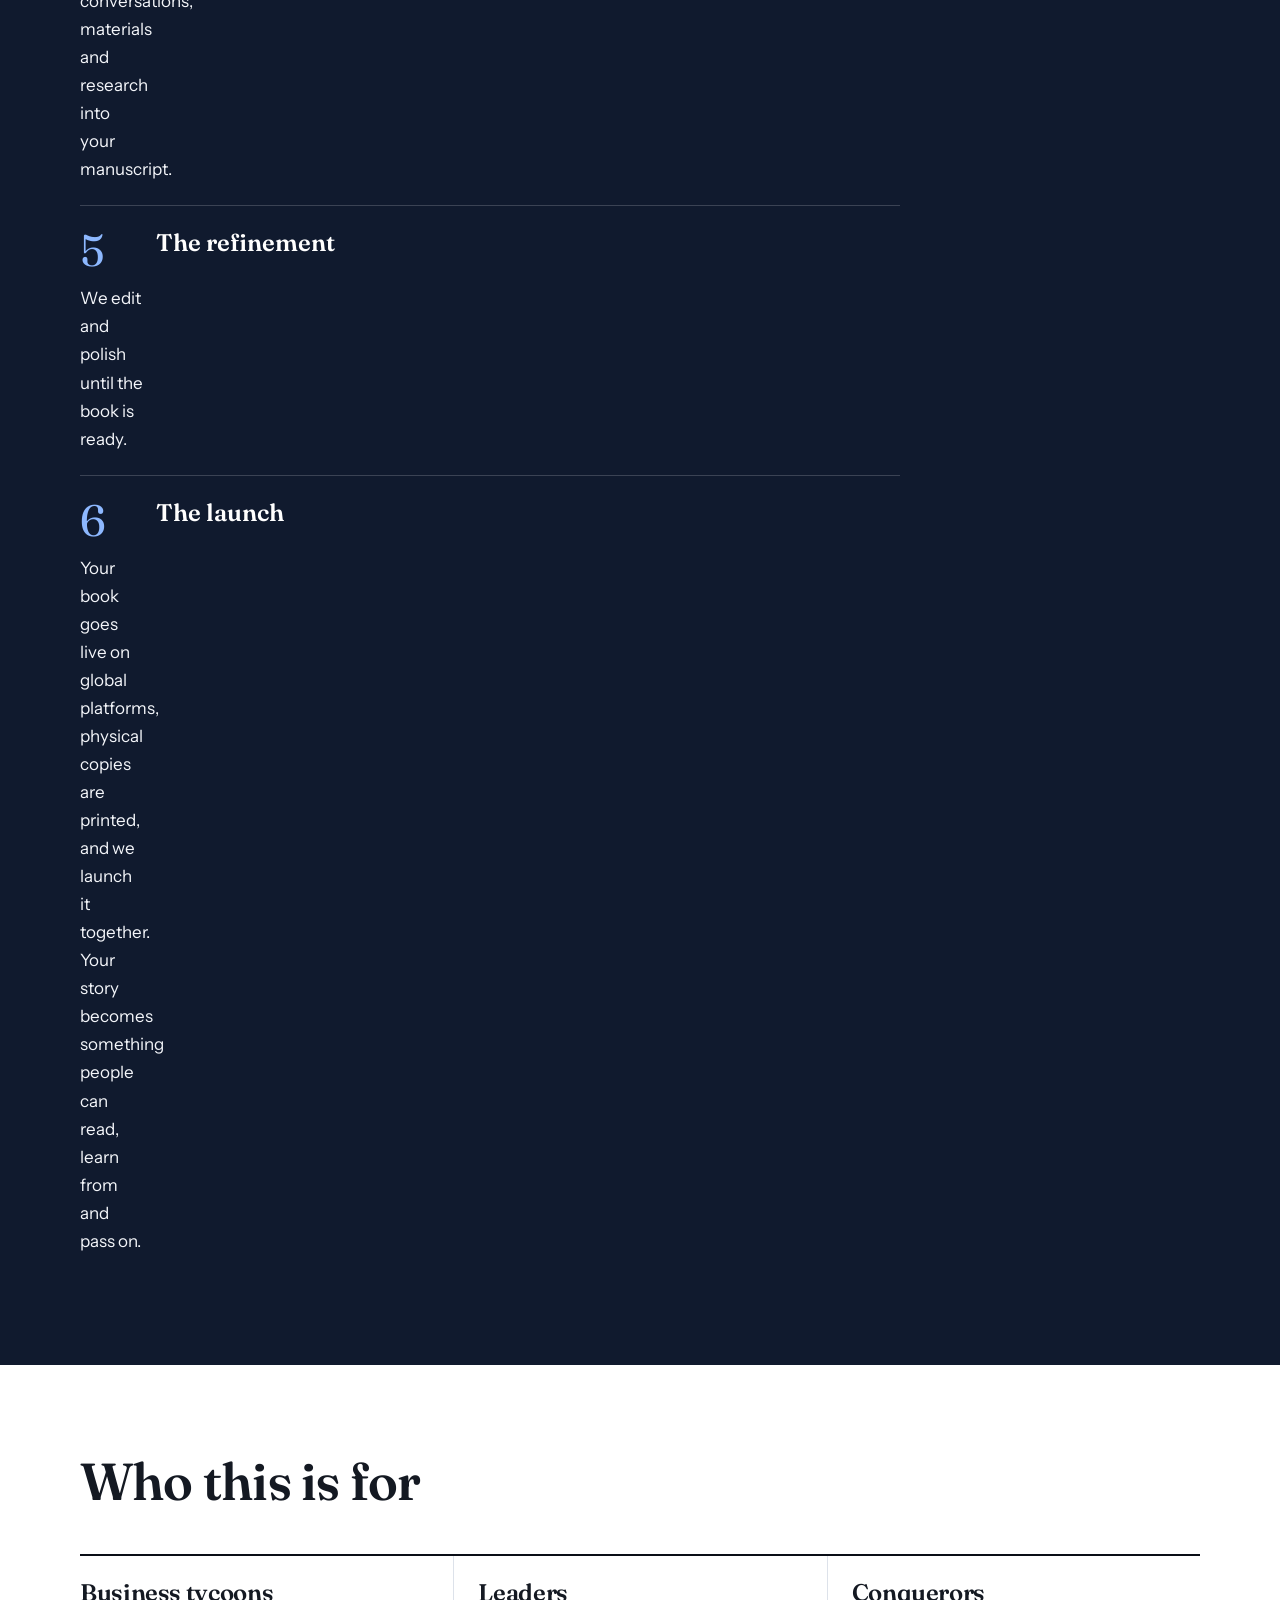
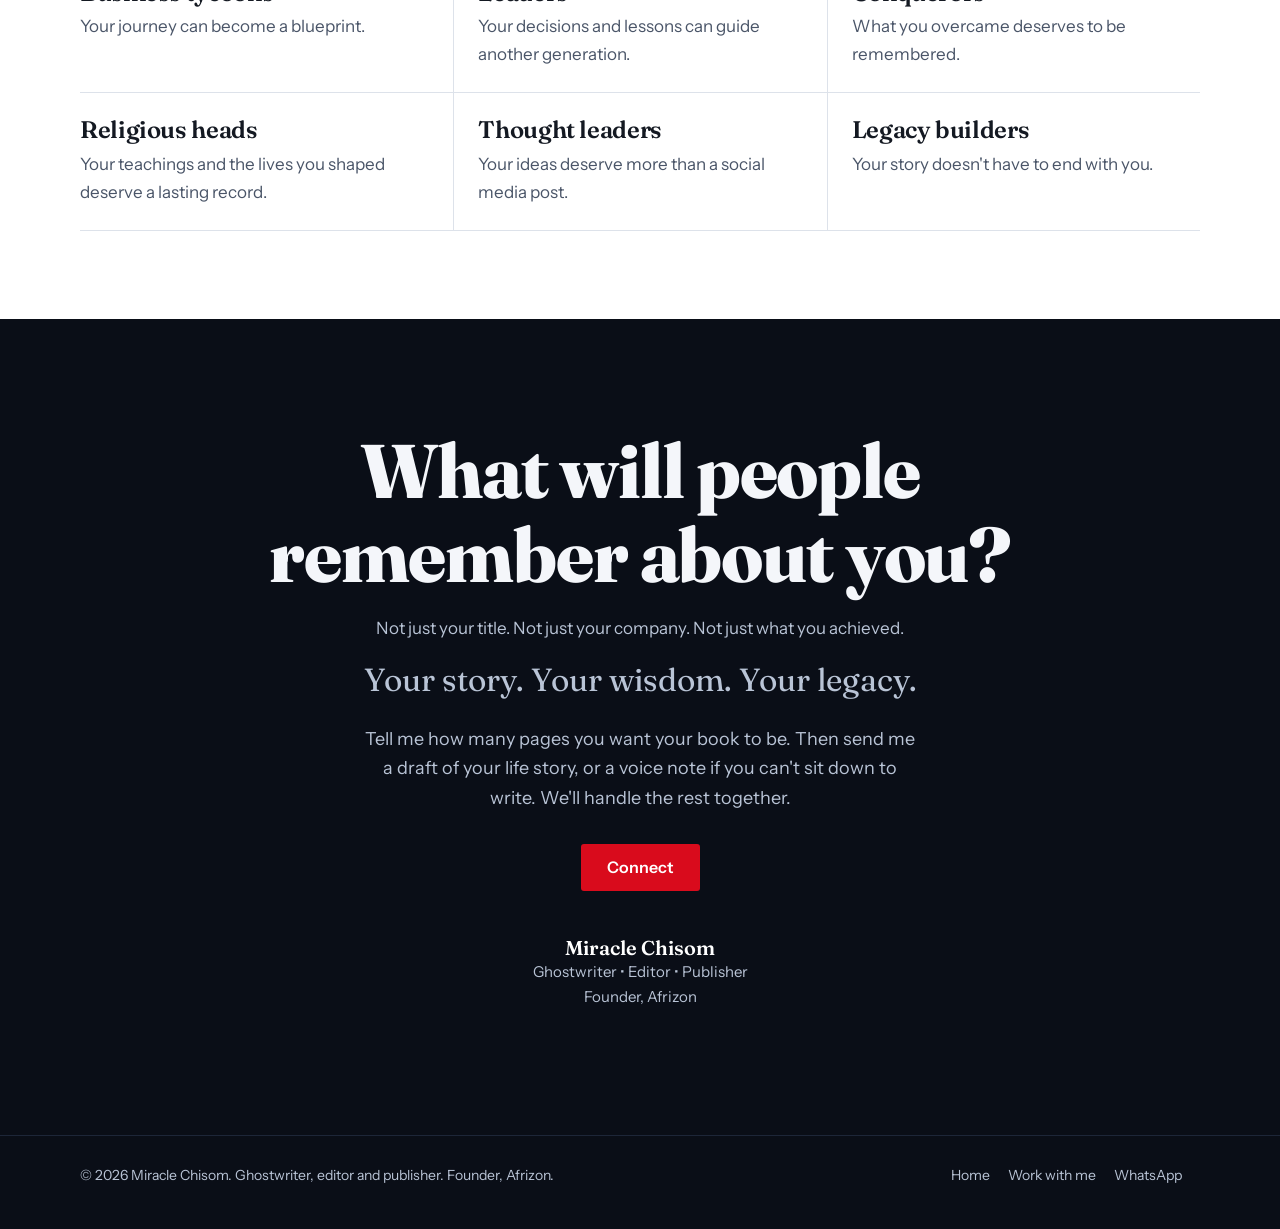
<file: work-with-me.html>
<!DOCTYPE html>
<html lang="en">
<head>
  <meta charset="utf-8">
  <meta name="viewport" content="width=device-width, initial-scale=1">
  <title>Work With Miracle Chisom | Ghostwriting, Publishing &amp; Book Marketing</title>
  <meta name="description" content="Work with Miracle Chisom from first conversation to launch day: professional ghostwriting, ebook and print publishing, book marketing consultancy, and podcast interviews for your book.">
  <meta name="robots" content="index,follow,max-image-preview:large">
  <meta name="author" content="Miracle Chisom">
  <meta name="theme-color" content="#0a0e17">
  <link rel="canonical" href="https://miraclechisom.com/work-with-me.html">
  <link rel="icon" href="favicon.svg" type="image/svg+xml">

  <meta property="og:type" content="website">
  <meta property="og:site_name" content="Miracle Chisom">
  <meta property="og:title" content="Work With Miracle Chisom | Ghostwriting, Publishing &amp; Book Marketing">
  <meta property="og:description" content="Work with Miracle Chisom from first conversation to launch day: professional ghostwriting, ebook and print publishing, book marketing consultancy, and podcast interviews for your book.">
  <meta property="og:url" content="https://miraclechisom.com/work-with-me.html">
  <meta property="og:image" content="https://miraclechisom.com/images/og-image.jpg">
  <meta property="og:image:width" content="1200">
  <meta property="og:image:height" content="630">
  <meta property="og:image:alt" content="Miracle Chisom, ghostwriter, book editor and publisher">
  <meta name="twitter:card" content="summary_large_image">
  <meta name="twitter:title" content="Work With Miracle Chisom | Ghostwriting, Publishing &amp; Book Marketing">
  <meta name="twitter:description" content="Work with Miracle Chisom from first conversation to launch day: professional ghostwriting, ebook and print publishing, book marketing consultancy, and podcast interviews for your book.">
  <meta name="twitter:image" content="https://miraclechisom.com/images/og-image.jpg">

  <link rel="preconnect" href="https://fonts.googleapis.com">
  <link rel="preconnect" href="https://fonts.gstatic.com" crossorigin>
  <link rel="stylesheet" href="https://fonts.googleapis.com/css2?family=Fraunces:ital,opsz,wght@0,9..144,400;0,9..144,600;0,9..144,800;1,9..144,400&family=Instrument+Sans:wght@400;600&display=swap">
  <link rel="stylesheet" href="css/styles.css">
  <script type="application/ld+json">
{
  "@context": "https://schema.org",
  "@type": "WebPage",
  "name": "Work With Miracle Chisom",
  "url": "https://miraclechisom.com/work-with-me.html",
  "about": {
    "@id": "https://miraclechisom.com/#business"
  },
  "isPartOf": {
    "@id": "https://miraclechisom.com/#website"
  }
}
  </script>
</head>
<body>
  <a class="skip-link" href="#main">Skip to content</a>
  <header class="site-header">
  <div class="container">
    <a class="brand" href="index.html">Miracle Chisom<small>Ghostwriter, Editor, Publisher</small></a>
    <nav class="site-nav" aria-label="Main">
      <a href="index.html" data-page="home">Home</a>
      <a href="work-with-me.html" data-page="work" aria-current="page">Work with me</a>
      <a class="btn btn--small" href="https://wa.me/2349061327122?text=Hello%20Miracle%2C%20I%27d%20like%20to%20connect%20about%20my%20book%20project." target="_blank" rel="noopener">Connect</a>
    </nav>
  </div>
</header>
  <main id="main">
    <section class="page-hero" aria-labelledby="work-title">
      <div class="container">
        <h1 id="work-title"><span>Your story.</span><span>Your voice.</span><span>Your legacy.</span></h1>
        <p class="page-hero__lead">You lived it. You conquered it. I turn it into a book, and I stay with you until launch day.</p>
        <p>Whether you're starting with a blank page, an unfinished manuscript or a finished draft, there is a place to begin.</p>
      </div>
    </section>

    <section class="section" aria-labelledby="services-title">
      <div class="container">
        <h2 id="services-title">Hand in hand, from first conversation to launch day</h2>
        <div class="service-list">
        <div class="service">
          <h3>Professional ghostwriting</h3>
          <div>
            <p class="service__for">For the leader who has a book inside them and no time to write it.</p>
            <p>We start with conversations. I learn your story, your experiences, your ideas and the message you want to leave behind. Then I turn them into a manuscript in your voice, with complete confidentiality.</p>
            
            <a class="btn" href="https://wa.me/2349061327122?text=Hello%20Miracle%2C%20I%27d%20like%20to%20connect%20about%20my%20book%20project." target="_blank" rel="noopener">Connect</a>
          </div>
        </div>
        <div class="service">
          <h3>Ebook &amp; print publishing</h3>
          <div>
            <p class="service__for">For the person ready to take their book to the world.</p>
            <p>Your book goes onto bigger global platforms as an ebook, so readers anywhere can find it. Then we print physical copies, ready for your hands, your shelves and your launch table. Editing and cover design are part of getting it there.</p>
            <ul class="chips"><li>Ebook</li><li>Print copies</li><li>Global platforms</li><li>Editing</li><li>Cover design</li></ul>
            <a class="btn" href="https://wa.me/2349061327122?text=Hello%20Miracle%2C%20I%27d%20like%20to%20connect%20about%20my%20book%20project." target="_blank" rel="noopener">Connect</a>
          </div>
        </div>
        <div class="service">
          <h3>Book marketing consultancy</h3>
          <div>
            <p class="service__for">For the author who wants a book people actually talk about.</p>
            <p>I work as your book project consultant: planning your marketing and your launch with you, and standing beside you until your book is officially launched. We never leave you alone.</p>
            
            <a class="btn" href="https://wa.me/2349061327122?text=Hello%20Miracle%2C%20I%27d%20like%20to%20connect%20about%20my%20book%20project." target="_blank" rel="noopener">Connect</a>
          </div>
        </div>
        <div class="service">
          <h3>Podcast &amp; interviews</h3>
          <div>
            <p class="service__for">For the author whose story deserves to be heard, not only read.</p>
            <p>Your book is a conversation waiting to happen. I help your story reach audiences through podcast conversations and interviews built around your book.</p>
            
            <a class="btn" href="https://wa.me/2349061327122?text=Hello%20Miracle%2C%20I%27d%20like%20to%20connect%20about%20my%20book%20project." target="_blank" rel="noopener">Connect</a>
          </div>
        </div>
        </div>
      </div>
    </section>

    <section class="section section--paper" id="learn" aria-labelledby="learn-title">
      <div class="container">
        <h2 id="learn-title">Learn from me</h2>
        <p>Not every conversation starts with a manuscript. If you want the skills behind the books, learn them directly from me.</p>
        <ul class="learn">
          <li>
            <h3>Global publishing training</h3>
            <p>Learn how to publish your books on bigger global platforms, step by step.</p>
            <p class="price"><strong>$40</strong><small>approx.</small><span>&#8358;53,500</span></p>
            <a class="btn" href="https://wa.me/2349061327122?text=Hello%20Miracle%2C%20I%27d%20like%20to%20join%20the%20global%20publishing%20training." target="_blank" rel="noopener">Connect</a>
          </li>
          <li>
            <h3>Ghostwriting income generator course</h3>
            <p>Learn to write professionally, and turn ghostwriting into an income.</p>
            <p class="price"><strong>$52</strong><small>approx.</small><span>&#8358;70,000</span></p>
            <a class="btn" href="https://wa.me/2349061327122?text=Hello%20Miracle%2C%20I%27d%20like%20to%20join%20the%20ghostwriting%20income%20generator%20course." target="_blank" rel="noopener">Connect</a>
          </li>
          <li>
            <h3>Book a session with me</h3>
            <p>A consultation call on my core expertise, or a book project consultancy call for your own book.</p>
            <p class="price"><strong>$11</strong><small>approx. per call</small><span>&#8358;15,000</span></p>
            <a class="btn" href="https://wa.me/2349061327122?text=Hello%20Miracle%2C%20I%27d%20like%20to%20book%20a%20consultation%20session%20with%20you." target="_blank" rel="noopener">Connect</a>
          </li>
        </ul>
        <p class="learn__note">Prices are set in naira. Dollar amounts are approximate and follow the current exchange rate.</p>
        <div class="learn__reminder">
          <p class="accent-line">You have lived the life. You are a conqueror. It's time to put your story down in a book.</p>
          <a class="btn" href="https://wa.me/2349061327122?text=Hello%20Miracle%2C%20I%27d%20like%20to%20connect%20about%20my%20book%20project." target="_blank" rel="noopener">Connect</a>
        </div>
      </div>
    </section>

    <section class="section section--dark" aria-labelledby="process-title">
      <div class="container">
        <h2 id="process-title">From your experience to your book</h2>
        <ol class="process">
          <li><strong>The conversation</strong>You tell me what you've lived, learned or built.</li>
          <li><strong>The discovery</strong>We uncover the stories, ideas and lessons that belong in the book.</li>
          <li><strong>The structure</strong>We give your experiences a powerful structure and direction.</li>
          <li><strong>The writing</strong>I turn our conversations, materials and research into your manuscript.</li>
          <li><strong>The refinement</strong>We edit and polish until the book is ready.</li>
          <li><strong>The launch</strong>Your book goes live on global platforms, physical copies are printed, and we launch it together. Your story becomes something people can read, learn from and pass on.</li>
        </ol>
      </div>
    </section>

    <section class="section" aria-labelledby="audience-title">
      <div class="container">
        <h2 id="audience-title">Who this is for</h2>
        <ul class="audience">
          <li><h3>Business tycoons</h3><p>Your journey can become a blueprint.</p></li>
          <li><h3>Leaders</h3><p>Your decisions and lessons can guide another generation.</p></li>
          <li><h3>Conquerors</h3><p>What you overcame deserves to be remembered.</p></li>
          <li><h3>Religious heads</h3><p>Your teachings and the lives you shaped deserve a lasting record.</p></li>
          <li><h3>Thought leaders</h3><p>Your ideas deserve more than a social media post.</p></li>
          <li><h3>Legacy builders</h3><p>Your story doesn't have to end with you.</p></li>
        </ul>
      </div>
    </section>

    <section class="cta" aria-labelledby="cta-title">
      <div class="container">
        <h2 id="cta-title" style="max-width:16ch">What will people remember about you?</h2>
        <p>Not just your title. Not just your company. Not just what you achieved.</p>
        <p class="cta__sub">Your story. Your wisdom. Your legacy.</p>
        <p class="cta__how">Tell me how many pages you want your book to be. Then send me a draft of your life story, or a voice note if you can't sit down to write. We'll handle the rest together.</p>
        <a class="btn" href="https://wa.me/2349061327122?text=Hello%20Miracle%2C%20I%27d%20like%20to%20connect%20about%20my%20book%20project." target="_blank" rel="noopener">Connect</a>
        <p class="signature"><strong>Miracle Chisom</strong>Ghostwriter &bull; Editor &bull; Publisher<br>Founder, Afrizon</p>
      </div>
    </section>
  </main>
  <footer class="site-footer">
  <div class="container">
    <p>&copy; 2026 Miracle Chisom. Ghostwriter, editor and publisher. Founder, Afrizon.</p>
    <p><a href="index.html">Home</a><a href="work-with-me.html">Work with me</a><a href="https://wa.me/2349061327122?text=Hello%20Miracle%2C%20I%27d%20like%20to%20connect%20about%20my%20book%20project." target="_blank" rel="noopener">WhatsApp</a></p>
  </div>
</footer>
  <a class="float-connect" href="https://wa.me/2349061327122?text=Hello%20Miracle%2C%20I%27d%20like%20to%20connect%20about%20my%20book%20project." target="_blank" rel="noopener">Connect on WhatsApp</a>
</body>
</html>
</file>
<file: css/styles.css>
/* ==========================================================================
   Miracle Chisom — styles
   Palette follows the Afrizon brand: blue, red, white and black.
   ========================================================================== */

/* 1. Tokens ---------------------------------------------------------------- */
:root {
  --black: #0a0e17;
  --navy: #101a2e;
  --blue: #0b57c6;
  --sky: #8db8ff;
  --red: #d90b1c;
  --red-dark: #b50917;
  --white: #ffffff;
  --paper: #f4f6fa;
  --line: #dde2ea;
  --text: #141922;
  --muted: #4a5568;
  --on-dark: #f4f6fa;
  --on-dark-muted: #b9c4d6;

  --serif: "Fraunces", Georgia, "Times New Roman", serif;
  --sans: "Instrument Sans", system-ui, -apple-system, "Segoe UI", sans-serif;
  --radius: 3px;
  --container: 1120px;
}

/* 2. Base ------------------------------------------------------------------ */
*, *::before, *::after { box-sizing: border-box; }

html {
  scroll-behavior: smooth;
  scroll-padding-top: 80px;
}

body {
  margin: 0;
  background: var(--white);
  color: var(--text);
  font: 400 17px/1.65 var(--sans);
  -webkit-font-smoothing: antialiased;
}

img { display: block; max-width: 100%; height: auto; }
a { color: inherit; }
p { margin: 0 0 1em; max-width: 62ch; }
ul, ol { margin: 0; padding: 0; list-style: none; }

h1, h2, h3 {
  margin: 0;
  font-family: var(--serif);
  font-weight: 600;
  line-height: 1.1;
  letter-spacing: -0.015em;
}
h2 { font-size: clamp(30px, 5vw, 52px); }
h3 { font-size: clamp(22px, 3vw, 28px); }

:focus-visible { outline: 3px solid var(--blue); outline-offset: 3px; }
.on-dark :focus-visible, .site-header :focus-visible { outline-color: var(--sky); }

.container { width: min(var(--container), 100% - 40px); margin-inline: auto; }
.section { padding: 88px 0; }
.section--paper { background: var(--paper); }
.section--dark { background: var(--navy); color: var(--on-dark); }
.section--dark p { color: var(--on-dark-muted); }
.accent-line { font-family: var(--serif); font-weight: 600; font-size: clamp(24px, 3.4vw, 36px); line-height: 1.2; color: var(--blue); }

.skip-link {
  position: absolute; left: 12px; top: -60px; z-index: 20;
  background: var(--white); color: var(--black); padding: 10px 16px;
}
.skip-link:focus { top: 12px; }

/* 3. Buttons --------------------------------------------------------------- */
.btn {
  display: inline-block;
  padding: 14px 26px;
  background: var(--red);
  color: var(--white);
  font: 600 16px/1.2 var(--sans);
  text-decoration: none;
  border-radius: var(--radius);
}
.btn:hover { background: var(--red-dark); }
.btn--small { padding: 9px 16px; font-size: 14px; }

/* 4. Header ---------------------------------------------------------------- */
.site-header {
  position: sticky; top: 0; z-index: 10;
  background: var(--black); color: var(--on-dark);
}
.site-header .container {
  display: flex; align-items: center; justify-content: space-between;
  gap: 16px; min-height: 64px;
}
.brand { font: 800 19px/1.1 var(--serif); text-decoration: none; }
.brand small { display: block; margin-top: 2px; font: 400 12px var(--sans); opacity: 0.7; }
.site-nav { display: flex; align-items: center; gap: 6px; }
.site-nav a:not(.btn) { padding: 10px 12px; font-size: 15px; text-decoration: none; opacity: 0.8; }
.site-nav a[aria-current="page"] { opacity: 1; box-shadow: inset 0 -2px var(--red); }

/* 5. Hero ------------------------------------------------------------------ */
.hero { background: var(--black); color: var(--on-dark); padding: 40px 0 80px; }
.hero .container {
  display: grid; grid-template-columns: 0.9fr 1.1fr; gap: 56px; align-items: center;
}
.hero__portrait img {
  width: 100%; aspect-ratio: 4 / 5; object-fit: cover; object-position: top;
  border-radius: var(--radius); box-shadow: 0 24px 50px rgba(0, 0, 0, 0.5);
}
.hero h1 { font-size: clamp(34px, 5.2vw, 64px); font-weight: 800; }
.hero__lead { margin: 26px 0 16px; font: 400 clamp(20px, 2.4vw, 26px)/1.35 var(--serif); color: var(--sky); max-width: 32ch; }
.hero p:not(.hero__lead) { color: var(--on-dark-muted); }
.hero__tags { margin-top: 18px; font-size: 14px; color: var(--on-dark-muted); }

/* 6. Stats ----------------------------------------------------------------- */
.stats { padding: 56px 0; border-bottom: 1px solid var(--line); }
.stats__list { display: grid; grid-template-columns: repeat(3, 1fr); gap: 32px; }
.stats__list li { border-top: 3px solid var(--red); padding-top: 16px; }
.stats__number { display: block; font: 800 clamp(44px, 7vw, 76px)/1 var(--serif); color: var(--blue); }
.stats__label { display: block; margin-top: 8px; color: var(--muted); max-width: 30ch; }
.stats__note { margin: 28px 0 0; color: var(--muted); font-size: 15px; }

/* 7. Story + services (home) ----------------------------------------------- */
.story { max-width: 760px; }
.story h2 { margin-bottom: 28px; }
.columns {
  display: grid; grid-template-columns: repeat(4, 1fr);
  margin-top: 56px; border-top: 2px solid var(--black);
}
.columns > li { padding: 26px 24px 8px 0; }
.columns > li + li { padding-left: 24px; border-left: 1px solid var(--line); }
.columns h3 { margin-bottom: 12px; font-size: 24px; }
.columns p { color: var(--muted); font-size: 16px; }

/* 8. Legacy ---------------------------------------------------------------- */
.legacy .container { max-width: 900px; }
.names {
  display: flex; flex-wrap: wrap; gap: 10px 30px; margin: 32px 0;
  font: 600 clamp(26px, 4.6vw, 54px)/1.1 var(--serif);
}
.names li { border-bottom: 3px solid var(--blue); padding-bottom: 4px; }

/* 9. Portfolio ------------------------------------------------------------- */
.books {
  display: grid; grid-template-columns: repeat(auto-fill, minmax(210px, 1fr));
  gap: 36px 24px; margin-top: 44px;
}
.book figure { margin: 0; }
.book__cover {
  aspect-ratio: 3 / 4; display: flex; align-items: center; justify-content: center;
  overflow: hidden; background: var(--white); border-radius: var(--radius);
  box-shadow: 0 10px 26px rgba(0, 0, 0, 0.4);
}
.book__cover img { width: 100%; height: 100%; object-fit: contain; }
.book figcaption { margin-top: 14px; font-size: 15px; line-height: 1.35; color: var(--on-dark-muted); }
.book figcaption strong { display: block; margin-bottom: 2px; font: 600 19px/1.25 var(--serif); color: var(--white); }
.launch { display: grid; grid-template-columns: 1fr 1fr; gap: 16px; margin-top: 56px; }
.launch img { width: 100%; height: 100%; aspect-ratio: 4 / 3; object-fit: cover; border-radius: var(--radius); }
.portfolio__closing { margin-top: 48px; font: italic 400 clamp(22px, 3vw, 32px)/1.3 var(--serif); color: var(--sky); }

/* 10. About ---------------------------------------------------------------- */
.about .container { display: grid; grid-template-columns: 0.8fr 1.2fr; gap: 56px; align-items: start; }
.about__photos { display: grid; gap: 14px; }
.about__photos img { width: 100%; border-radius: var(--radius); }
.about__photos img + img { width: 78%; margin: -60px 0 0 auto; border: 6px solid var(--white); }
.about h2 { margin-bottom: 24px; }
.approach { margin: 20px 0 24px; font: 400 22px/1.5 var(--serif); }
.pull-quote { margin: 28px 0 0; padding-left: 20px; border-left: 3px solid var(--red); font: 400 clamp(24px, 3.2vw, 34px)/1.2 var(--serif); }
.about__logo { width: min(280px, 100%); margin-top: 28px; padding: 10px 16px; background: var(--white); border: 1px solid var(--line); border-radius: 6px; }

/* 11. Closing call to action ----------------------------------------------- */
.cta { background: var(--black); color: var(--on-dark); text-align: center; padding: 110px 0; }
.cta h2 { max-width: 14ch; margin: 0 auto 18px; font-size: clamp(34px, 6.5vw, 76px); font-weight: 800; }
.cta__sub { margin: 0 auto 24px; font: 400 clamp(22px, 3vw, 32px)/1.3 var(--serif); color: var(--sky); }
.cta p { margin-inline: auto; color: var(--on-dark-muted); }
.cta__how { max-width: 46ch; margin-bottom: 30px; font-size: 18px; }
.signature { margin-top: 44px; font-size: 15px; }
.signature strong { display: block; font: 600 20px var(--serif); color: var(--white); }

/* 12. Work-with-me page ---------------------------------------------------- */
.page-hero { background: var(--black); color: var(--on-dark); padding: 84px 0; }
.page-hero h1 { max-width: 11ch; font-size: clamp(40px, 8vw, 100px); font-weight: 800; }
.page-hero h1 span { display: block; }
.page-hero h1 span:nth-child(2) { font-style: italic; font-weight: 400; color: var(--sky); }
.page-hero__lead { margin: 30px 0 14px; font: 400 clamp(22px, 3vw, 30px)/1.3 var(--serif); max-width: 26ch; }
.page-hero p:not(.page-hero__lead) { color: var(--on-dark-muted); }

.service { display: grid; grid-template-columns: 240px 1fr; gap: 32px; padding: 44px 0; border-top: 1px solid var(--line); }
.service-list { margin-top: 40px; border-top: 2px solid var(--black); }
.service-list .service:first-child { border-top: 0; }
.service h3 { color: var(--blue); }
.service__for { max-width: 30ch; margin-bottom: 16px; font: 400 clamp(20px, 2.4vw, 26px)/1.25 var(--serif); }
.chips { display: flex; flex-wrap: wrap; gap: 8px; margin: 0 0 22px; }
.chips li { padding: 4px 12px; border: 1px solid var(--line); border-radius: 99px; background: var(--paper); font-size: 14px; }

.process { max-width: 820px; margin-top: 44px; counter-reset: step; }
.process li { display: grid; grid-template-columns: 64px 1fr; gap: 12px; padding: 22px 0; border-top: 1px solid rgba(255, 255, 255, 0.18); counter-increment: step; }
.process li::before { content: counter(step); font: 400 44px/1 var(--serif); color: var(--sky); }
.process strong { display: block; margin-bottom: 4px; font: 600 24px var(--serif); color: var(--white); }

.audience { display: grid; grid-template-columns: repeat(3, 1fr); margin-top: 44px; border-top: 2px solid var(--black); }
.audience li { padding: 24px 24px 24px 0; border-bottom: 1px solid var(--line); }
.audience li:not(:nth-child(3n + 1)) { padding-left: 24px; border-left: 1px solid var(--line); }
.audience h3 { margin-bottom: 6px; font-size: 24px; }
.audience p { margin: 0; color: var(--muted); }

/* 13. Footer --------------------------------------------------------------- */
.site-footer { background: var(--black); color: var(--on-dark-muted); border-top: 1px solid #1d2638; padding: 28px 0; font-size: 14px; }
.site-footer .container { display: flex; flex-wrap: wrap; justify-content: space-between; gap: 12px; }
.site-footer a { text-decoration: none; margin-right: 18px; }
.site-footer a:hover { color: var(--white); }

/* 14. Motion + responsive -------------------------------------------------- */
@media (prefers-reduced-motion: no-preference) {
  .hero .container > * { animation: rise 0.9s cubic-bezier(0.2, 0.7, 0.2, 1) both; }
  .hero .container > *:nth-child(2) { animation-delay: 0.15s; }
}
@keyframes rise { from { opacity: 0; transform: translateY(18px); } to { opacity: 1; transform: none; } }
@media (prefers-reduced-motion: reduce) { html { scroll-behavior: auto; } }

@media (max-width: 900px) {
  .columns { grid-template-columns: 1fr 1fr; }
  .columns > li, .columns > li + li { padding: 24px 0 8px; border-left: 0; border-bottom: 1px solid var(--line); }
}
@media (max-width: 860px) {
  .hero .container, .about .container { grid-template-columns: 1fr; }
  .about__photos img + img { margin-top: -40px; }
  .service { grid-template-columns: 1fr; gap: 10px; }
  .audience { grid-template-columns: 1fr; }
  .audience li, .audience li:not(:nth-child(3n + 1)) { padding: 20px 0; border-left: 0; }
}
@media (max-width: 700px) {
  .brand small { display: none; }
  .site-nav a:not(.btn) { padding: 10px 8px; font-size: 14px; }
  .stats__list, .columns, .launch { grid-template-columns: 1fr; }
}

/* 15. Learn from me -------------------------------------------------------- */
.learn { display: grid; grid-template-columns: repeat(3, 1fr); gap: 24px; margin: 40px 0 16px; }
.learn li { display: flex; flex-direction: column; align-items: flex-start; padding: 28px; background: var(--white); border: 1px solid var(--line); border-top: 3px solid var(--blue); border-radius: var(--radius); }
.learn h3 { margin-bottom: 10px; font-size: 24px; }
.learn p { color: var(--muted); font-size: 16px; }
.learn .btn { margin-top: auto; }
.learn .price { margin: 8px 0 22px; color: var(--text); }
.learn .price strong { font: 800 40px/1 var(--serif); color: var(--blue); }
.learn .price small { margin-left: 6px; color: var(--muted); font-size: 13px; }
.learn .price span { display: block; margin-top: 4px; font-weight: 600; }
.learn__note { color: var(--muted); font-size: 14px; }
.learn__reminder { margin-top: 56px; padding-top: 40px; border-top: 2px solid var(--black); }
.learn__reminder .accent-line { max-width: 28ch; margin-bottom: 24px; }
.learn-link { margin-top: 28px; color: var(--muted); }
.learn-link a { color: var(--blue); font-weight: 600; }
@media (max-width: 860px) { .learn { grid-template-columns: 1fr; } }

/* 16. Emotional hook + floating connect ------------------------------------ */
.mirror .container { max-width: 820px; }
.mirror h2 { margin-bottom: 28px; font-size: clamp(34px, 6vw, 64px); font-weight: 800; }
.mirror p { font: 400 clamp(21px, 2.6vw, 28px)/1.4 var(--serif); }
.mirror .mirror__question { margin: 28px 0; font-weight: 600; font-size: clamp(26px, 3.6vw, 40px); line-height: 1.2; color: var(--blue); }
.mirror .btn { margin-top: 12px; }
.float-connect {
  position: fixed; right: 16px; bottom: calc(16px + env(safe-area-inset-bottom, 0px)); z-index: 15;
  padding: 13px 20px; background: var(--red); color: var(--white); border-radius: 99px;
  font: 600 15px/1 var(--sans); text-decoration: none; box-shadow: 0 8px 24px rgba(0, 0, 0, 0.35);
}
.float-connect:hover { background: var(--red-dark); }
</file>
